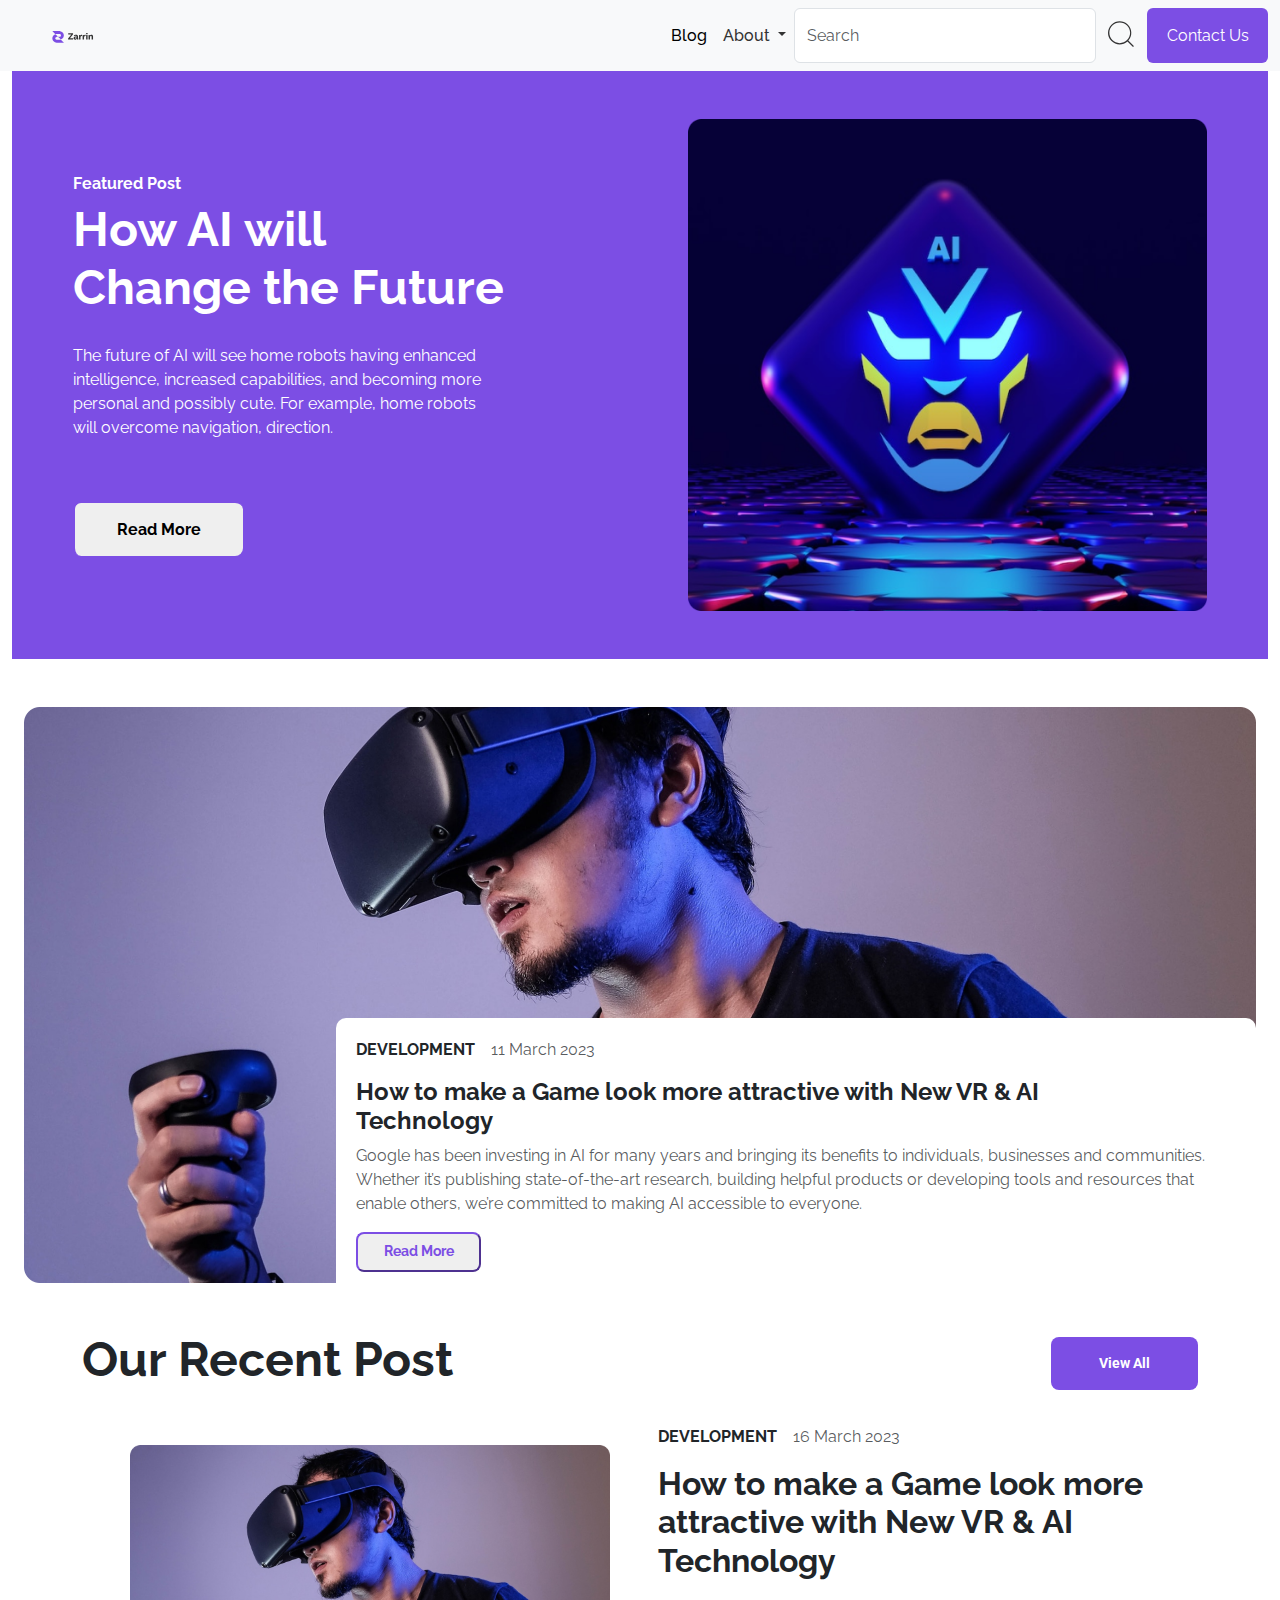
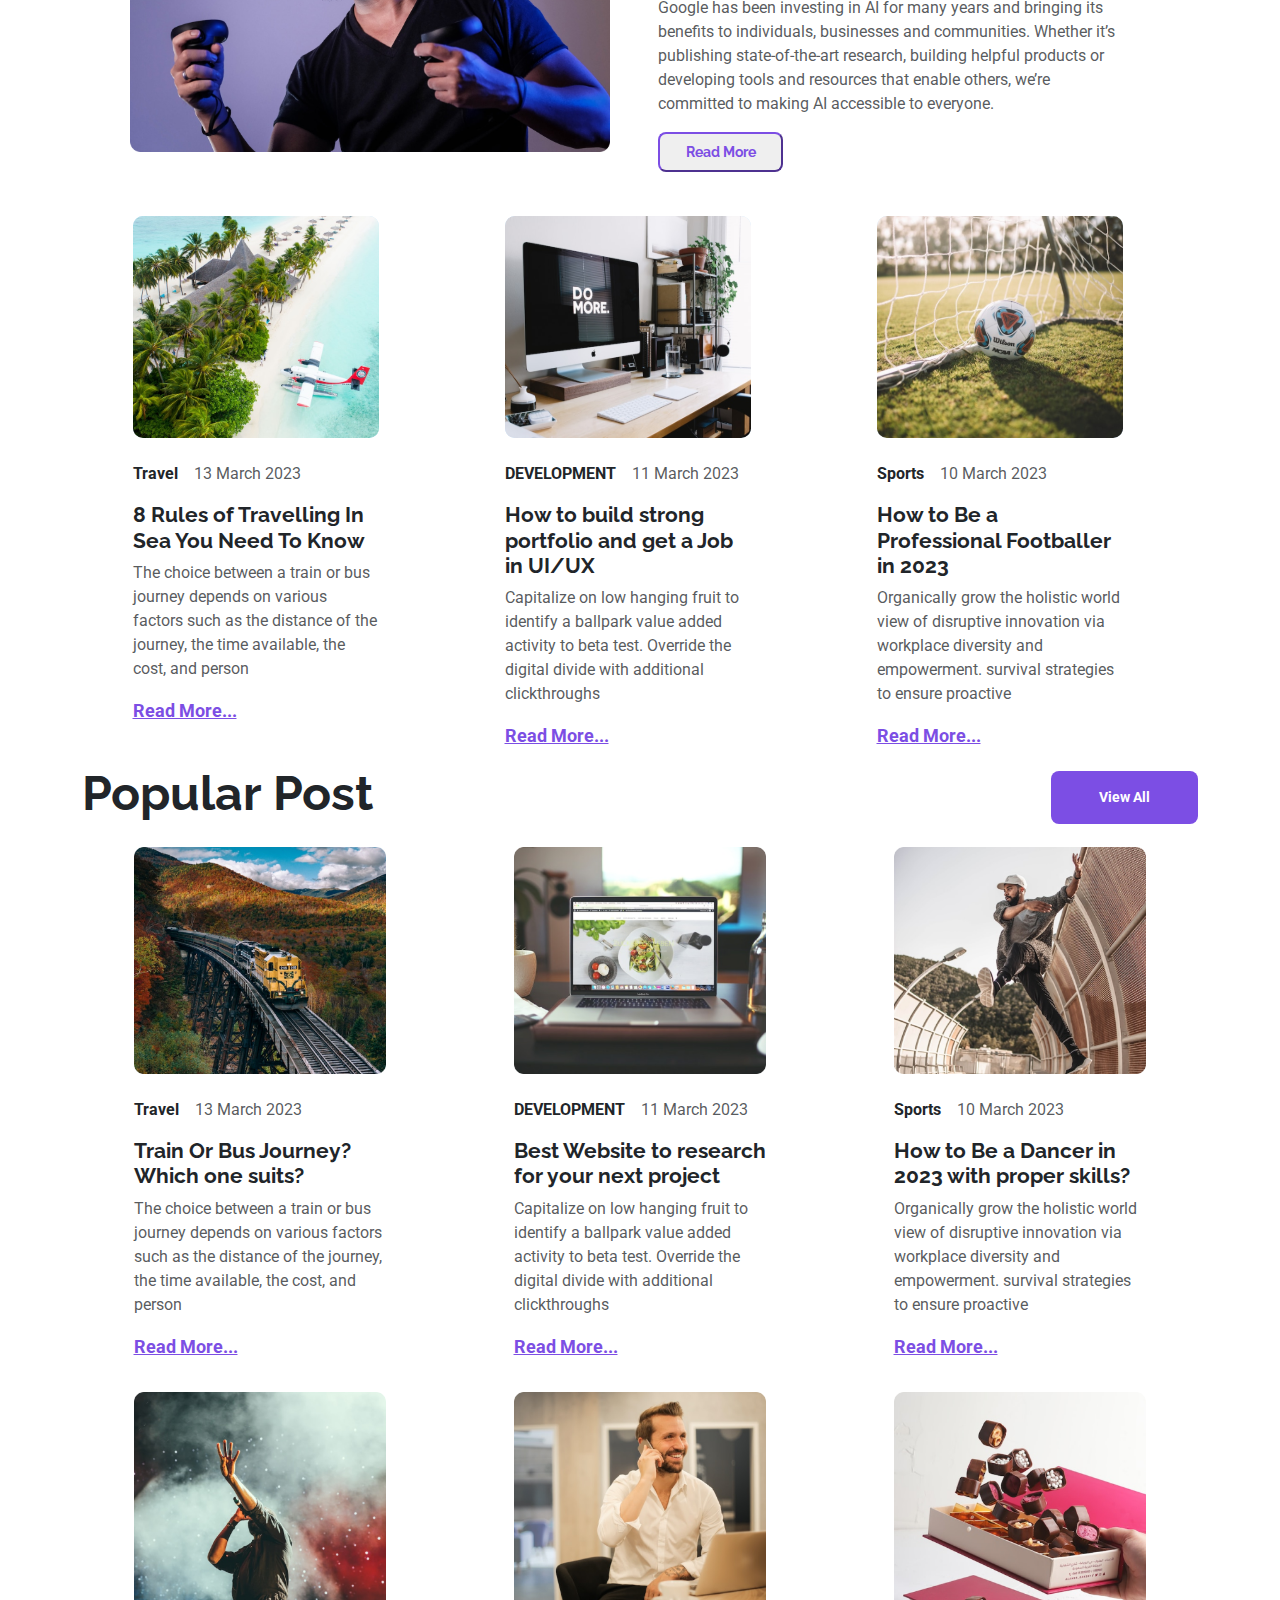
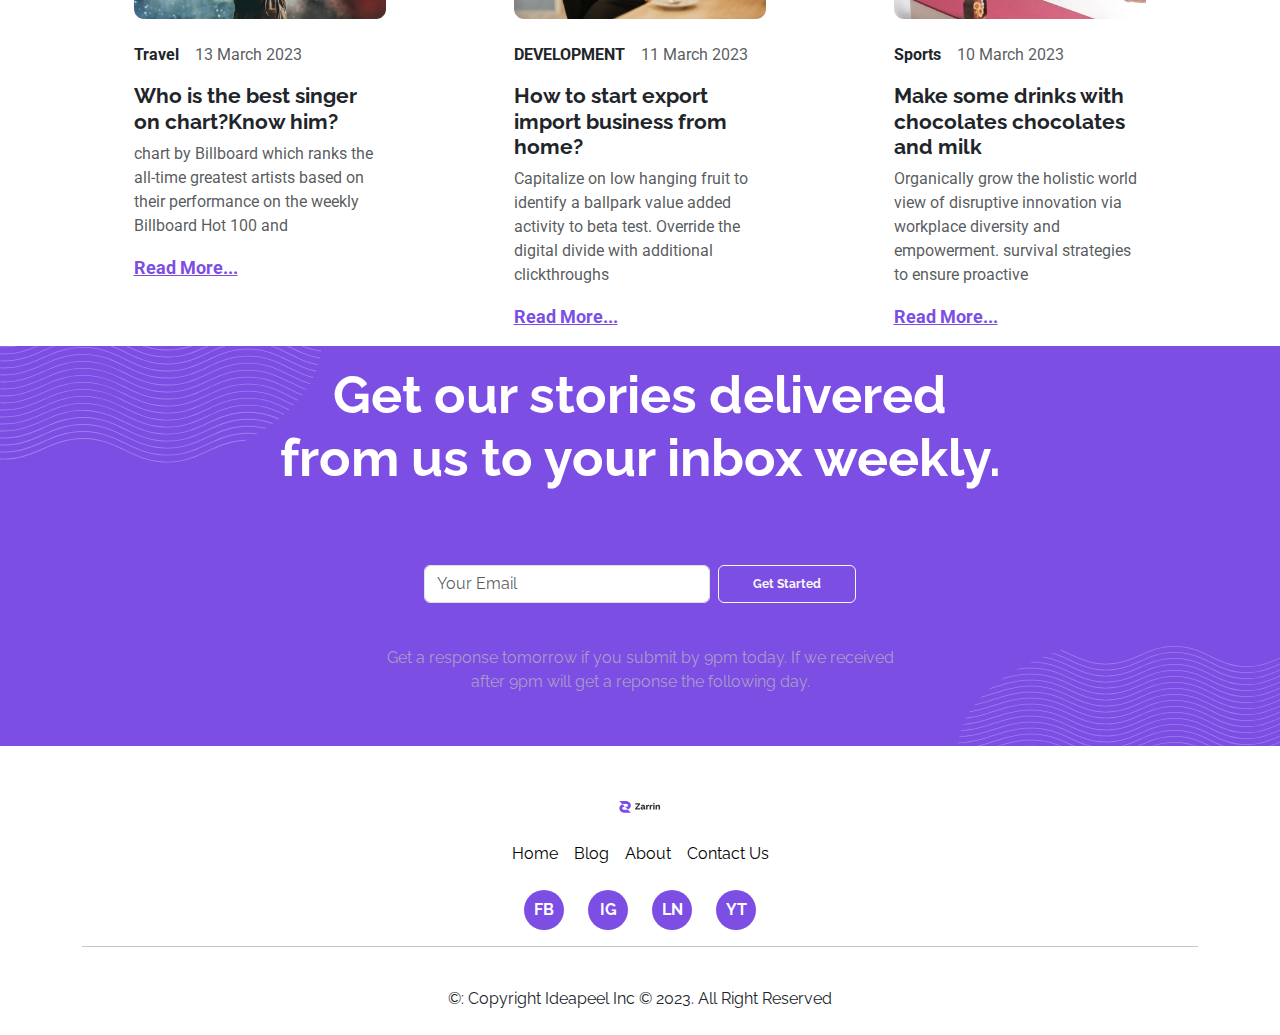
<file: index.html>
<!DOCTYPE html>
<html lang="en">
<head>
    <meta charset="UTF-8">
    <meta name="viewport" content="width=device-width, initial-scale=1.0">
    <title>Zarrin</title>
    <link href="https://cdn.jsdelivr.net/npm/bootstrap@5.3.3/dist/css/bootstrap.min.css" rel="stylesheet" integrity="sha384-QWTKZyjpPEjISv5WaRU9OFeRpok6YctnYmDr5pNlyT2bRjXh0JMhjY6hW+ALEwIH" crossorigin="anonymous">
    <link rel="stylesheet" href="style.css">
    <script src="https://cdn.jsdelivr.net/npm/bootstrap@5.3.3/dist/js/bootstrap.bundle.min.js" integrity="sha384-YvpcrYf0tY3lHB60NNkmXc5s9fDVZLESaAA55NDzOxhy9GkcIdslK1eN7N6jIeHz" crossorigin="anonymous"></script>    
</head>
<body>


    <nav class="navbar navbar-expand-sm bg-body-tertiary">
        <div class="container-fluid">
            <a class="navbar-brand" href="index.html">
                <img src="img/zarrinlogo.svg">
            </a>
            <button class="navbar-toggler" type="button" data-bs-toggle="collapse" data-bs-target="#navbarSupportedContent" aria-controls="navbarSupportedContent" aria-expanded="false" aria-label="Toggle navigation">
                <span class="navbar-toggler-icon"></span>
            </button>
            <div class="collapse navbar-collapse" id="navbarSupportedContent">
                <ul class="navbar-nav ms-auto mb-1 mb-lg-0">
                    <li class="nav-item">
                        <a class="nav-link active fw-medium" aria-current="page" href="blogs.html">Blog</a>
                    </li>
                    <li class="nav-item dropdown">
                        <a class="nav-link dropdown-toggle fw-medium" href="#" role="button" data-bs-toggle="dropdown" aria-expanded="false">About </a>
                        <ul class="dropdown-menu">
                            <li><a class="dropdown-item" href="index.html">Home</a></li>
                            <li><a class="dropdown-item" href="pagina_noticia.html">¡How to make a game atractive with IA!</a></li>
                            <li><a class="dropdown-item" href="blogs.html">Blog</a></li>
                        </ul>
                    </li>
                </ul>
                <form class="d-flex" role="search">
                    <input class="form-control" type="search" placeholder="Search" aria-label="Search">
                    <img src="img/search-minus.svg"/>
                    <button class="btn btn-outline-withe" type="submit">Contact Us</button>
                </form>
            </div>
        </div>
    </nav>

    <div class="container-fluid">
        <div class="container_apartado-hero d-flex justify-content-center align-items-center m-0">
            <div class="row align-items-center">
                <div class="col-12 col-md-6 fs-5 fs-sm-3 fs-lg-5 p-5">
                    <h1>Featured Post</h1>
                    <h2>How AI will <br>Change the Future</h2>
                    <p>The future of AI will see home robots having enhanced <br> intelligence, increased capabilities, and becoming more <br> personal and possibly cute. For example, home robots <br> will overcome navigation, direction.</p>
                    <button type="button p-2" class="btn_read_more_blanco">Read More</button>
                </div>
                <div class="col-12 col-md-6 text-center mb-4 mb-md-0 p-5">
                    <img src="img/AIPhoto.png" alt="Imagen de Robot" class="img-fluid">
                </div>
            </div>
        </div> 
    </div>

    <div class="container-fluid p-0 pt-5 d-none d-md-block">
        <div class="image-apartado-how-to">
          <img src="img/playerVR02.png" alt="Fondo" class="img-fluid">
            <div class="overlay-noticia-ia d-none d-md-block ">
                <div class="d-flex">
                    <p class="fw-bold">DEVELOPMENT</p>
                    <p class="fecha ms-3 text-muted">11 March 2023</p>
                </div>
                <h4>How to make a Game look more attractive with New VR & AI Technology</h4>
                <p class="text-muted">Google has been investing in AI for many years and bringing its benefits to individuals, businesses and communities. Whether it’s publishing state-of-the-art research, building helpful products or developing tools and resources that enable others, we’re committed to making AI accessible to everyone.</p>
                <button type="button" class="btn_read_more" onclick="location.href='pagina_noticia.html';">Read More</button>
            </div>
        </div>
    </div>
    
    <div class="container">
        <div class="row align-items-center mt-5">
            <div class="col-12 col-md-6 recent-post">
                <h3>Our Recent Post</h3>
            </div>
            <div class="apartado-boton-view-all col-12 col-md-6 text-md-end mt-2 mt-md-0">
                <button class="btn boton-view-all" onclick="location.href='blogs.html';" > View All</button>
            </div>
        </div>
    </div>

    <div class="container">
        <div class="container noticia-ai my-4 ps-4">
            <div class="row align-items-center">
                <div class="col-12 col-md-6 text-center mb-4 mb-md-0">
                    <div class="playerVR">
                        <img src="img/playerVR.png" alt="Player VR" class="img-fluid p-4">
                    </div>
                </div>
                <div class="col-12 col-md-6">
                    <div class="d-flex flex-wrap align-items-center">
                        <p class="categoria fw-bold mb-0">DEVELOPMENT</p>
                        <p class="fecha ms-3 text-muted mb-0">16 March 2023</p>
                    </div>
                    <div class="development">                    
                        <h4 class="mt-3">How to make a Game look more attractive with New VR & AI Technology</h4>
                        <p class="mt-3 text-muted">Google has been investing in AI for many years and bringing its<br> benefits to individuals, businesses and communities. Whether it’s <br> publishing state-of-the-art research, building helpful products or <br> developing tools and resources that enable others, we’re <br> committed to making AI accessible to everyone.</p>
                        <button type="button" class="btn_read_more" onclick="location.href='pagina_noticia.html';">Read More</button>
                    </div>
                </div>
            </div>
        </div>
    </div>
    
    <div class="container">
        <div class="seccion-noticias">
            <div class="row align-items-center">
                <section class="row justify-content-around">
                    <article class="col-10 col-md-10 col-lg-3 bg-white p-3">
                        <img src="img/AirPlane.svg" alt="Imagen de avion" class="img-fluid mb-4">
                        <div class="d-flex">
                            <p class="categoria fw-bold">Travel</p>
                            <p class="fecha ms-3 text-muted">13 March 2023</p>
                        </div>
                        <h6>8 Rules of Travelling In Sea You Need To Know</h6>
                        <p class="text-muted">The choice between a train or bus journey depends on various factors such as the distance of the journey, the time available, the cost, and person </p>
                        <a href="#">Read More...</a>
                    </article>

                    <article class="col-10 col-md-10 col-lg-3 bg-white p-3">
                        <img src="img/MacDO.svg" alt="Imagen de Mac" class="img-fluid mb-4">
                        <div class="d-flex">
                            <p class="categoria fw-bold">DEVELOPMENT</p>
                            <p class="fecha ms-3 text-muted">11 March 2023</p>
                        </div>
                        <h6>How to build strong portfolio and get a Job in UI/UX</h6>
                        <p class="text-muted">Capitalize on low hanging fruit to identify a ballpark value added activity to beta test. Override the digital divide with additional clickthroughs</p>
                        <a href="#">Read More...</a>
                    </article>

                    <article class="col-10 col-md-10 col-lg-3 bg-white p-3">
                        <img src="img/Football.svg" alt="Imagen de football" class="img-fluid mb-4">
                        <div class="d-flex">
                            <p class="categoria fw-bold">Sports</p>
                            <p class="fecha ms-3 text-muted">10 March 2023</p>
                        </div>
                        <h6>How to Be a Professional Footballer in 2023</h6>
                        <p class="text-muted">Organically grow the holistic world view of disruptive innovation via workplace diversity and empowerment. survival strategies to ensure proactive </p>
                        <a href="#">Read More...</a>
                    </article>
                </section>
            </div>    
        </div>
    </div>    
    
    <div class="container">
        <div class="row align-items-center">
            <div class="col-12 col-md-6 popular-post">
                <h3>Popular Post</h3>
            </div>
            <div class="apartado-boton-view-all col-12 col-md-6 text-md-end mt-2 mt-md-0">
                <button class="btn boton-view-all" onclick="location.href='blogs.html';" > View All</button>
            </div>
        </div>

     <div class="seccion-noticias">
    <section class="row justify-content-around">
      <article class="col-10 col-md-10 col-lg-3 bg-white p-3">
       <img src="img/Tren.jpg" alt="Imagen de tren" class="img-fluid mb-4">
       <div class="d-flex">
        <p class="categoria fw-bold">Travel</p>
        <p class="fecha ms-3 text-muted">13 March 2023</p>
    </div>
        <h6>Train Or Bus Journey?Which one suits?</h6>
         <p class="text-muted">The choice between a train or bus journey depends on various factors such as the distance of the journey, the time available, the cost, and person </p>
         <a href="#">Read More...</a>
      </article>
         <article class="col-10 col-md-10 col-lg-3 bg-white p-3">
          <img src="img/Computadora.png" alt="Imagen de computadora" class="img-fluid mb-4">
          <div class="d-flex">
            <p class="categoria fw-bold">DEVELOPMENT</p>
            <p class="fecha ms-3 text-muted">11 March 2023</p>
        </div>
           <h6>Best Website to research for your  next project</h6>
            <p class="text-muted">Capitalize on low hanging fruit to identify a ballpark value added activity to beta test. Override the digital divide with additional clickthroughs</p>
            <a href="#">Read More...</a>
         </article>
         <article class="col-10 col-md-10 col-lg-3 bg-white p-3">
          <img src="img/Hiphop.png" alt="Imagen de hiphop" class="img-fluid mb-4">
          <div class="d-flex">
            <p class="categoria fw-bold">Sports</p>
            <p class="fecha ms-3 text-muted">10 March 2023</p>
        </div>
           <h6>How to Be a Dancer in 2023 with proper skills?</h6>
            <p class="text-muted">Organically grow the holistic world view of disruptive innovation via workplace diversity and empowerment. survival strategies to ensure proactive </p>
            <a href="#">Read More...</a>
         </article>
         </section>
    <section class="row justify-content-around">
         <article class="col-10 col-md-10 col-lg-3 bg-white p-3">
          <img src="img/cantante.png" alt="Imagen de cantatante" class="img-fluid mb-4">
          <div class="d-flex">
            <p class="categoria fw-bold">Travel</p>
            <p class="fecha ms-3 text-muted">13 March 2023</p>
        </div>
           <h6>Who is the best singer on chart?Know him?</h6>
            <p class="text-muted">chart by Billboard which ranks the all-time greatest artists based on their performance on the weekly Billboard Hot 100 and  </p>
            <a href="#">Read More...</a>
         </article>
            <article class="col-10 col-md-10 col-lg-3 bg-white p-3">
             <img src="img/telefonohombre.png" alt="Imagen de un hombre al telefono" class="img-fluid mb-4">
             <div class="d-flex">
                <p class="categoria fw-bold">DEVELOPMENT</p>
                <p class="fecha ms-3 text-muted">11 March 2023</p>
            </div>
              <h6>How to start export import business from home?</h6>
               <p class="text-muted">Capitalize on low hanging fruit to identify a ballpark value added activity to beta test. Override the digital divide with additional clickthroughs </p>
               <a href="#">Read More...</a>
            </article>
            <article class="col-10 col-md-10 col-lg-3 bg-white p-3">
             <img src="img/chocolate.png" alt="Imagen de chocolate" class="img-fluid mb-4">
             <div class="d-flex">
                <p class="fw-bold">Sports</p>
                <p class="ms-3 text-muted">10 March 2023</p>
            </div>
              <h6>Make some drinks with chocolates chocolates and milk</h6>
               <p class="text-muted">Organically grow the holistic world view of disruptive innovation via workplace diversity and empowerment. survival strategies to ensure proactive </p>
               <a href="#">Read More...</a>
            </article>
           </section>
        </div>
    </div>

    <div class="container-fluid apartado-correo d-flex justify-content-center">
        <img src="img/Mask group.svg" class="imagen-footer-1 img-fluid">
        <img src="img/Mask group2.svg" class="imagen-footer-2 img-fluid">
        <div class="row justify-content-center text-center">
        <div class="col-12 col-md-12 footer-titulo text-center align-self-center">
            <h2>Get our stories delivered from us to your inbox weekly.</h2>
        </div>
        <nav class="navbar">
            <div class="container-fluid justify-content-center">
                <form action="#" method="post" class="d-flex justify-content-center mt-4 ">
                    <input type="email" class="form-control me-2" placeholder="Your Email" required>
                    <button type="submit" class="btn btn-outline-light boton-submmit-footer">Get Started</button>
                </form>
            </div>
          </nav>
            <p class="mt-3">Get a response tomorrow if you submit by 9pm today. If we received after 9pm will get a reponse the following day.</p>
        </div>
    </div>

    <div class="container">
        <div class="text-center mt-5 mb-4 align-items-center">
        <img src="img/zarrinlogo.svg" alt="">
    </div>
    <div class="container">
        <div class="d-flex flex-wrap justify-content-center mt-3 gap-3 footer-anclas">
            <a href="index.html" class="nav-link active">Home</a>
            <a href="blogs.html" class="nav-link">Blog</a>
            <a href="#" class="nav-link">About</a>
            <a href="#" class="nav-link">Contact Us</a>
        </div>
        <div class="d-flex flex-wrap mt-4 gap-3 justify-content-center social-media-iconos-footer">
            <a href="#" class="bg-facebook mx-1">
                FB
            </a> 
            <a href="#" class="bg-instagram mx-1">
                IG
            </a>
            <a href="#" class="bg-ln mx-1">
                LN
            </a>
            <a href="#" class="bg-youtube mx-1">
                YT
            </a>
        </div>
    </div>
    <hr class="linea-divisoria">
 <footer class="bg-purple text-center p-4">
    &#169: Copyright Ideapeel Inc © 2023. All Right Reserved
 </footer>
 </div>
</body>
</html>
</file>
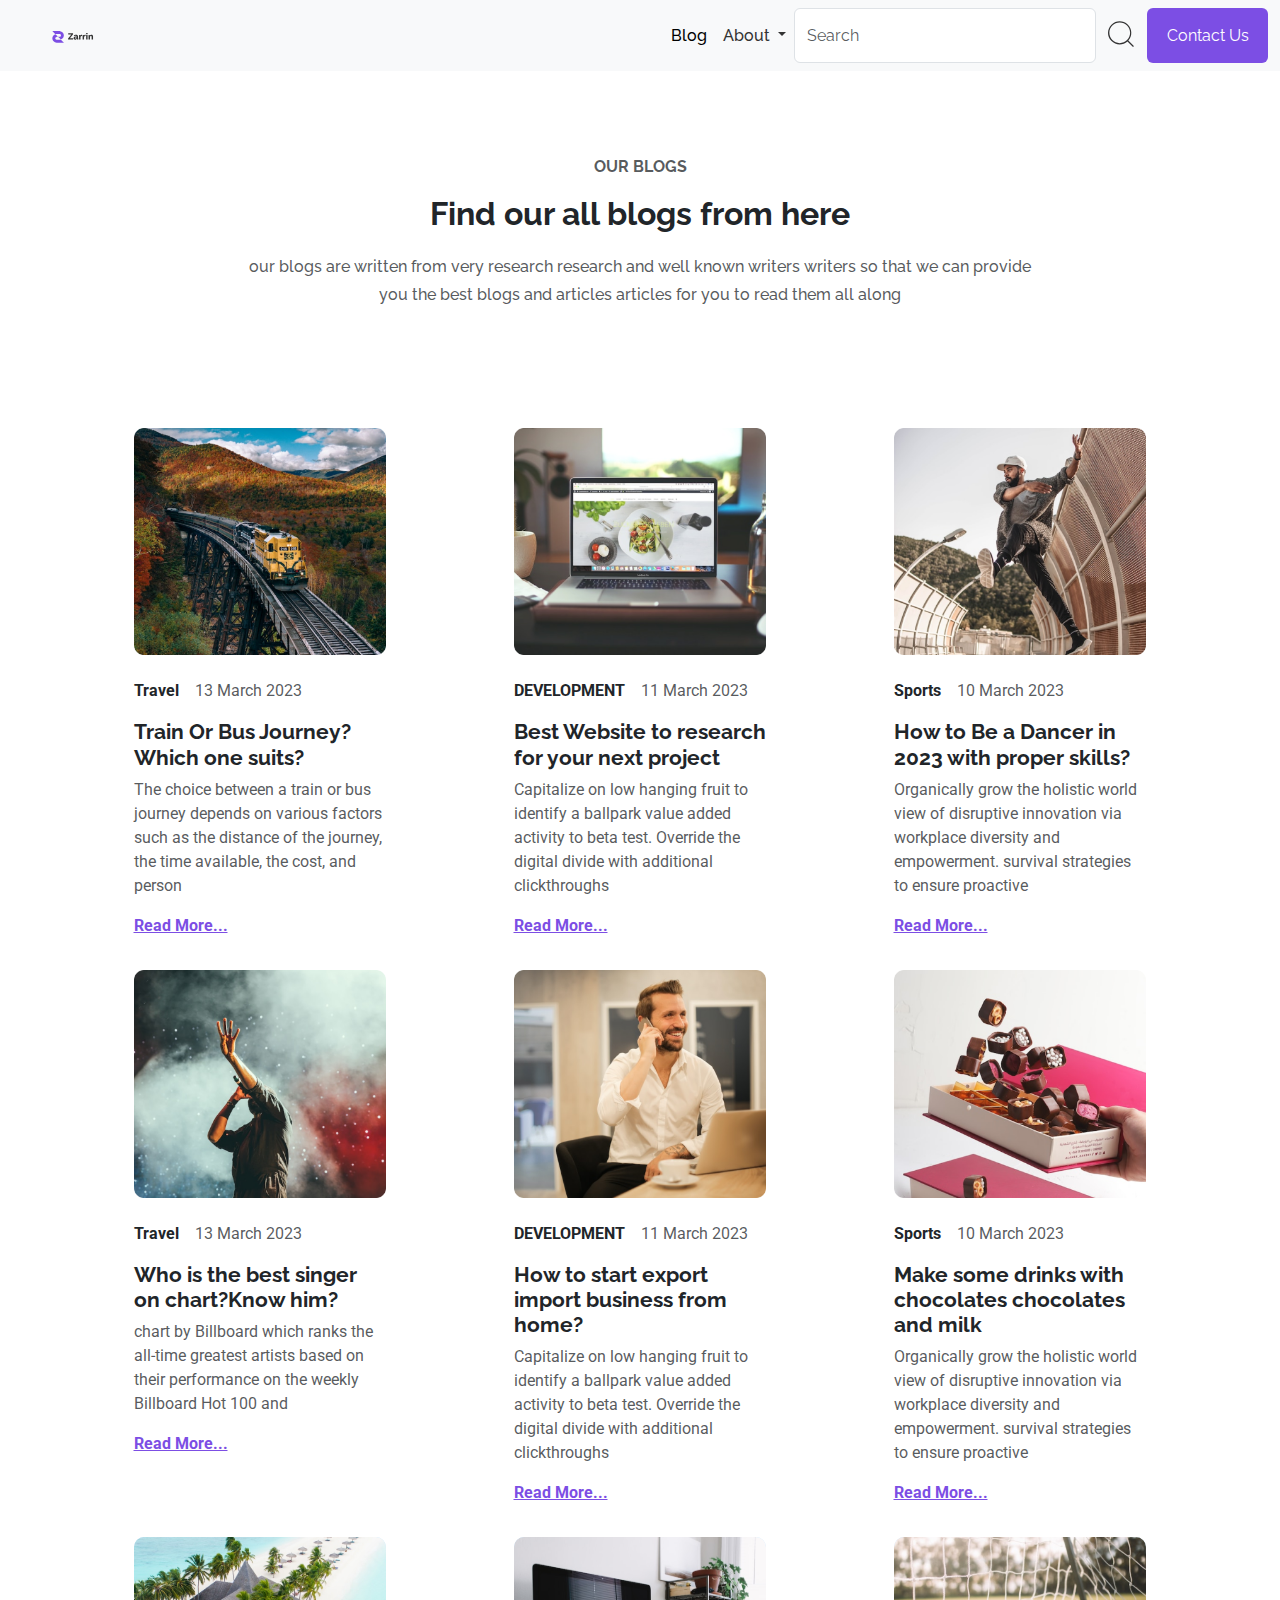
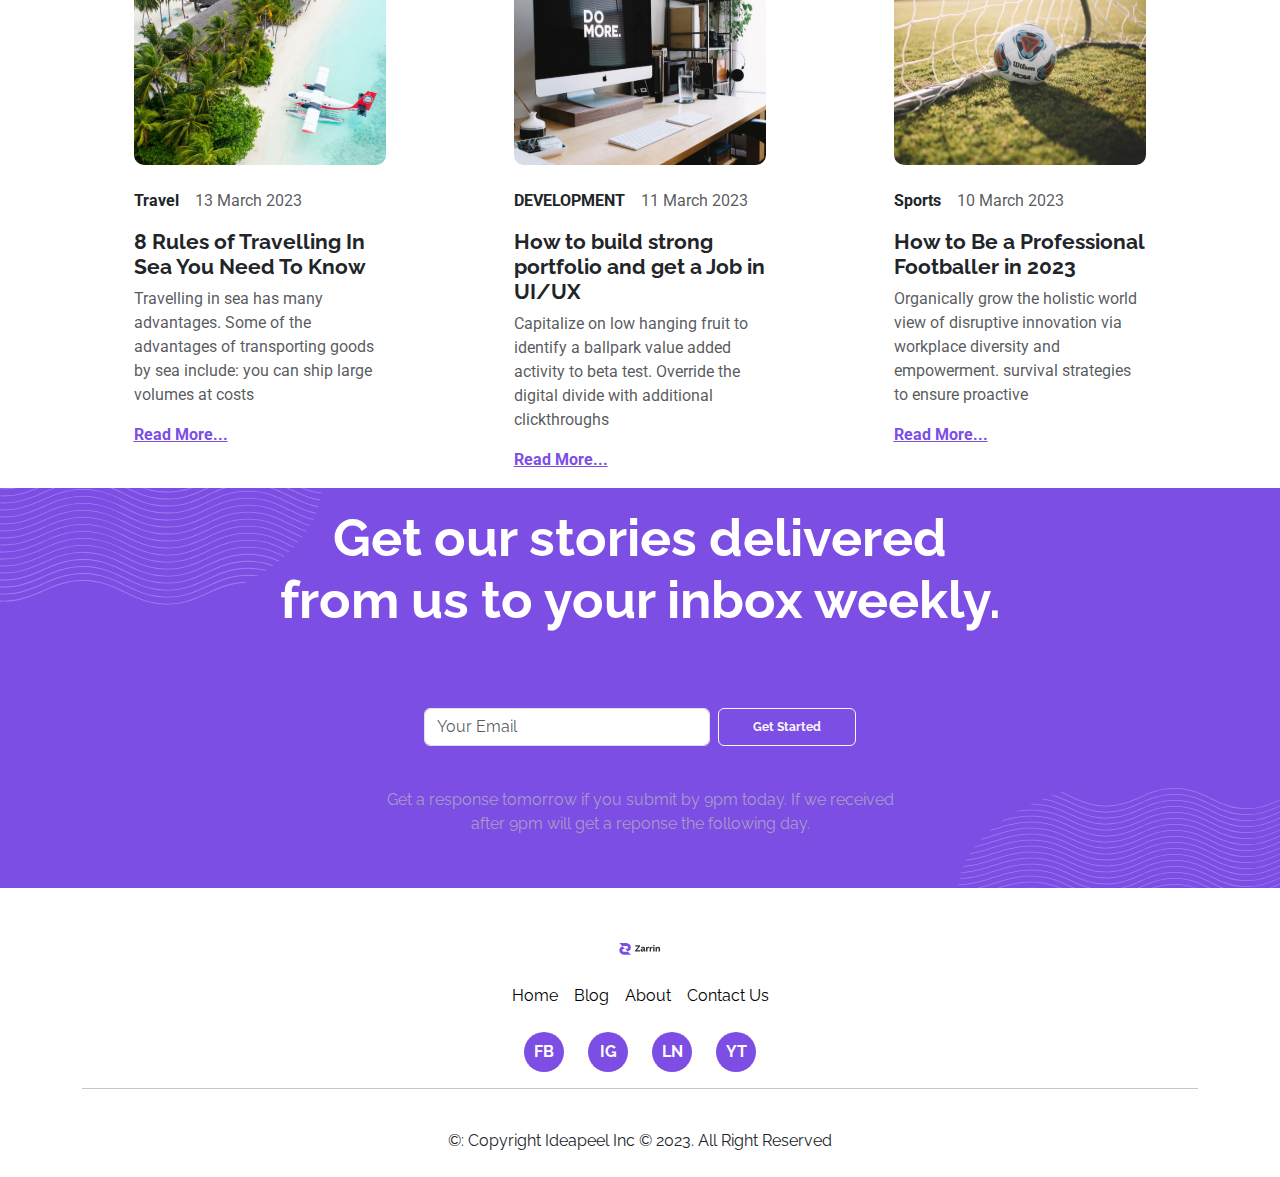
<file: blogs.html>
<!DOCTYPE html>
<html lang="en">
<head>
    <meta charset="UTF-8">
    <meta name="viewport" content="width=device-width, initial-scale=1.0">
    <title>Zarrin</title>
    <link rel="stylesheet" href="https://cdn.jsdelivr.net/npm/bootstrap@5.3.3/dist/css/bootstrap.min.css">
    <link rel="stylesheet" href="style.css">
    <script src="https://cdn.jsdelivr.net/npm/bootstrap@5.3.3/dist/js/bootstrap.bundle.min.js" integrity="sha384-YvpcrYf0tY3lHB60NNkmXc5s9fDVZLESaAA55NDzOxhy9GkcIdslK1eN7N6jIeHz" crossorigin="anonymous"></script>
</head>
<body>

    <!-- Navbar -->
    <nav class="navbar navbar-expand-sm bg-body-tertiary">
        <div class="container-fluid">
            <a class="navbar-brand" href="index.html">
                <img src="img/zarrinlogo.svg">
            </a>
            <button class="navbar-toggler" type="button" data-bs-toggle="collapse" data-bs-target="#navbarSupportedContent" aria-controls="navbarSupportedContent" aria-expanded="false" aria-label="Toggle navigation">
                <span class="navbar-toggler-icon"></span>
            </button>
            <div class="collapse navbar-collapse" id="navbarSupportedContent">
                <ul class="navbar-nav ms-auto mb-1 mb-lg-0">
                    <li class="nav-item">
                        <a class="nav-link active fw-medium" aria-current="page" href="blogs.html">Blog</a>
                    </li>
                    <li class="nav-item dropdown">
                        <a class="nav-link dropdown-toggle fw-medium" href="#" role="button" data-bs-toggle="dropdown" aria-expanded="false">About </a>
                        <ul class="dropdown-menu">
                            <li><a class="dropdown-item" href="index.html">Home</a></li>
                            <li><a class="dropdown-item" href="pagina_noticia.html">¡How to make a game atractive with IA!</a></li>
                            <li><a class="dropdown-item" href="blogs.html">Blog</a></li>
                        </ul>
                    </li>
                </ul>
                <form class="d-flex" role="search">
                    <input class="form-control" type="search" placeholder="Search" aria-label="Search">
                    <img src="img/search-minus.svg"/>
                    <button class="btn btn-outline-withe" type="submit">Contact Us</button>
                </form>
            </div>
        </div>
    </nav>
    <!-- Titulo y comienzo -->
    <div class="container">
        <div class="row align-items-center">
            <div class=" blogs">
                <p class="d-flex justify-content-center fw-bold text-muted" >OUR BLOGS</p>
                <h2  class="d-flex justify-content-center pb-3" ><strong>Find our all blogs from here</strong></h2>
                <h6  class="d-flex justify-content-center text-muted" >our blogs are written from very research research and well known writers writers so that  we can provide </h6>
                <h6 class="d-flex justify-content-center text-muted pb-3"> you the best blogs and articles articles for you to read them all along</h6>
            </div>
        </div>
    <!-- Blog Tren -->
     <div class="seccion-blog">
    <section class="row justify-content-around">
      <article class="col-10 col-md-10 col-lg-3 bg-white p-3">
       <img src="img/Tren.jpg" alt="Imagen de Tren" class="img-fluid mb-4">
       <div class="d-flex">
        <p class="categoria fw-bold">Travel</p>
        <p class="fecha ms-3 text-muted">13 March 2023</p>
    </div>
        <h6>Train Or Bus Journey?Which one suits?</h6>
         <p class="text-muted">The choice between a train or bus journey depends on various factors such as the distance of the journey, the time available, the cost, and person </p>
         <a href="#">Read More...</a>
      </article>
         <!-- Blog Computadora saludable -->
         <article class="col-10 col-md-10 col-lg-3 bg-white p-3">
          <img src="img/Computadora.png" alt="Imagen de Ensalada" class="img-fluid mb-4">
          <div class="d-flex">
            <p class="categoria fw-bold">DEVELOPMENT</p>
            <p class="fecha ms-3 text-muted">11 March 2023</p>
        </div>
           <h6>Best Website to research for your  next project</h6>
            <p class="text-muted">Capitalize on low hanging fruit to identify a ballpark value added activity to beta test. Override the digital divide with additional clickthroughs </p>
            <a href="#">Read More...</a>
         </article>
            <!-- Blog hiphop -->
         <article class="col-10 col-md-10 col-lg-3 bg-white p-3">
          <img src="img/Hiphop.png" alt="Imagen de hiphop" class="img-fluid mb-4">
          <div class="d-flex">
            <p class="categoria fw-bold">Sports</p>
            <p class="fecha ms-3 text-muted">10 March 2023</p>
        </div>
           <h6>How to Be a Dancer in 2023 with proper skills?</h6>
            <p class="text-muted">Organically grow the holistic world view of disruptive innovation via workplace diversity and empowerment. survival strategies to ensure proactive  </p>
            <a href="#">Read More...</a>
         </article>
         </section>
            <!-- Blog cantante -->
    <section class="row justify-content-around">
         <article class="col-10 col-md-10 col-lg-3 bg-white p-3">
          <img src="img/cantante.png" alt="Imagen de Cantante" class="img-fluid mb-4">
          <div class="d-flex">
            <p class="categoria fw-bold">Travel</p>
            <p class="fecha ms-3 text-muted">13 March 2023</p>
        </div>
           <h6>Who is the best singer on chart?Know him?</h6>
            <p class="text-muted">chart by Billboard which ranks the all-time greatest artists based on their performance on the weekly Billboard Hot 100 and   </p>
            <a href="#">Read More...</a>
         </article>
            <!-- Blog telefono -->
            <article class="col-10 col-md-10 col-lg-3 bg-white p-3">
             <img src="img/telefonohombre.png" alt="Imagen de Hombre con Telefono" class="img-fluid mb-4">
             <div class="d-flex">
                <p class="categoria fw-bold">DEVELOPMENT</p>
                <p class="fecha ms-3 text-muted">11 March 2023</p>
            </div>
              <h6>How to start export import business from home?</h6>
               <p class="text-muted">Capitalize on low hanging fruit to identify a ballpark value added activity to beta test. Override the digital divide with additional clickthroughs </p>
               <a href="#">Read More...</a>
            </article>
               <!-- Blog chocolates -->
            <article class="col-10 col-md-10 col-lg-3 bg-white p-3">
             <img src="img/chocolate.png" alt="Imagen de Chocolates" class="img-fluid mb-4">
             <div class="d-flex">
                <p class="fw-bold">Sports</p>
                <p class="ms-3 text-muted">10 March 2023</p>
            </div>
              <h6>Make some drinks with chocolates chocolates and milk</h6>
               <p class="text-muted">Organically grow the holistic world view of disruptive innovation via workplace diversity and empowerment. survival strategies to ensure proactive </p>
               <a href="#">Read More...</a>
            </article>
           </section>
           <!-- Blog Viaje -->
           <section class="row justify-content-around">
             <article class="col-10 col-md-10 col-lg-3 bg-white p-3">
              <img src="img/AirPlane.svg" alt="Imagen de Avion" class="img-fluid mb-4">
              <div class="d-flex">
                <p class="categoria fw-bold">Travel</p>
                <p class="fecha ms-3 text-muted">13 March 2023</p>
            </div>
               <h6>8 Rules of Travelling In Sea You Need To Know</h6>
                <p class="text-muted">Travelling in sea has many advantages. Some of the advantages of transporting goods by sea include: you can ship large volumes at costs  </p>
                <a href="#">Read More...</a>
             </article>
                <!-- Blog Do more -->
                <article class="col-10 col-md-10 col-lg-3 bg-white p-3">
                 <img src="img/MacDO.svg" alt="Do more" class="img-fluid mb-4">
                 <div class="d-flex">
                    <p class="categoria fw-bold">DEVELOPMENT</p>
                    <p class="fecha ms-3 text-muted">11 March 2023</p>
                </div>
                  <h6>How to build strong portfolio and get a Job in UI/UX</h6>
                   <p class="text-muted">Capitalize on low hanging fruit to identify a ballpark value added activity to beta test. Override the digital divide with additional clickthroughs </p>
                   <a href="#">Read More...</a>
                </article>
                   <!-- Blog football -->
                <article class="col-10 col-md-10 col-lg-3 bg-white p-3">
                 <img src="img/Football.svg" alt="Imagen de Balon" class="img-fluid mb-4">
                 <div class="d-flex">
                    <p class="fw-bold">Sports</p>
                    <p class="ms-3 text-muted">10 March 2023</p>
                </div>
                  <h6>How to Be a Professional Footballer in 2023</h6>
                   <p class="text-muted">Organically grow the holistic world view of disruptive innovation via workplace diversity and empowerment. survival strategies to ensure proactive </p>
                   <a href="#">Read More...</a>
                </article>
               </section>
           
        </div>
    </div>

    <!-- AQUI EMPIEZA TODO EL FOOTER -->
    <!-- Correo Electronico -->
        <div class="container-fluid apartado-correo d-flex justify-content-center">
            <!-- Imagenes -->
            <img src="img/Mask group.svg" alt="" class="imagen-footer-1 img-fluid">
            <img src="img/Mask group2.svg" alt="" class="imagen-footer-2 img-fluid">
            <!-- Titulo de footer -->
            <div class="row justify-content-center text-center">
            <div class="col-12 col-md-12 footer-titulo text-center align-self-center">
                <h2>Get our stories delivered from us to your inbox weekly.</h2>
            </div>
            <!-- Navbar -->
            <nav class="navbar">
                <div class="container-fluid justify-content-center">
                    <form action="#" method="post" class="d-flex justify-content-center mt-4">
                        <input type="email" class="form-control me-2" placeholder="Your Email" required>
                        <button type="submit" class="btn btn-outline-light boton-submmit-footer">Get Started</button>
                    </form>
                </div>
              </nav>
              <p class="mt-3">Get a response tomorrow if you submit by 9pm today. If we received after 9pm will get a reponse the following day.</p>
            </div>
        </div>

        <!-- Zarrin Redes sociales y demas -->

        <div class="container">
            <div class="text-center mt-5 mb-4 align-items-center">
            <img src="img/zarrinlogo.svg" alt="">
        </div>
        <div class="container">
            <!-- Menú de navegación -->
            <div class="d-flex flex-wrap justify-content-center mt-3 gap-3 footer-anclas">
                <a href="index.html" class="nav-link active">Home</a>
                <a href="blogs.html" class="nav-link">Blog</a>
                <a href="#" class="nav-link">About</a>
                <a href="#" class="nav-link">Contact Us</a>
            </div>
        
            <!-- Iconos de redes sociales -->
            <div class="d-flex flex-wrap mt-4 gap-3 justify-content-center social-media-iconos-footer">
                <a href="#" class="bg-facebook mx-1">
                    FB
                </a> 
                <a href="#" class="bg-instagram mx-1">
                    IG
                </a>
                <a href="#" class="bg-ln mx-1">
                    LN
                </a>
                <a href="#" class="bg-youtube mx-1">
                    YT
                </a>
            </div>
        </div>
        <hr class="linea-divisoria">
     <footer class="bg-purple text-center p-4">
        &#169: Copyright Ideapeel Inc © 2023. All Right Reserved
     </footer>
     </div>
</body>
</html>
</file>
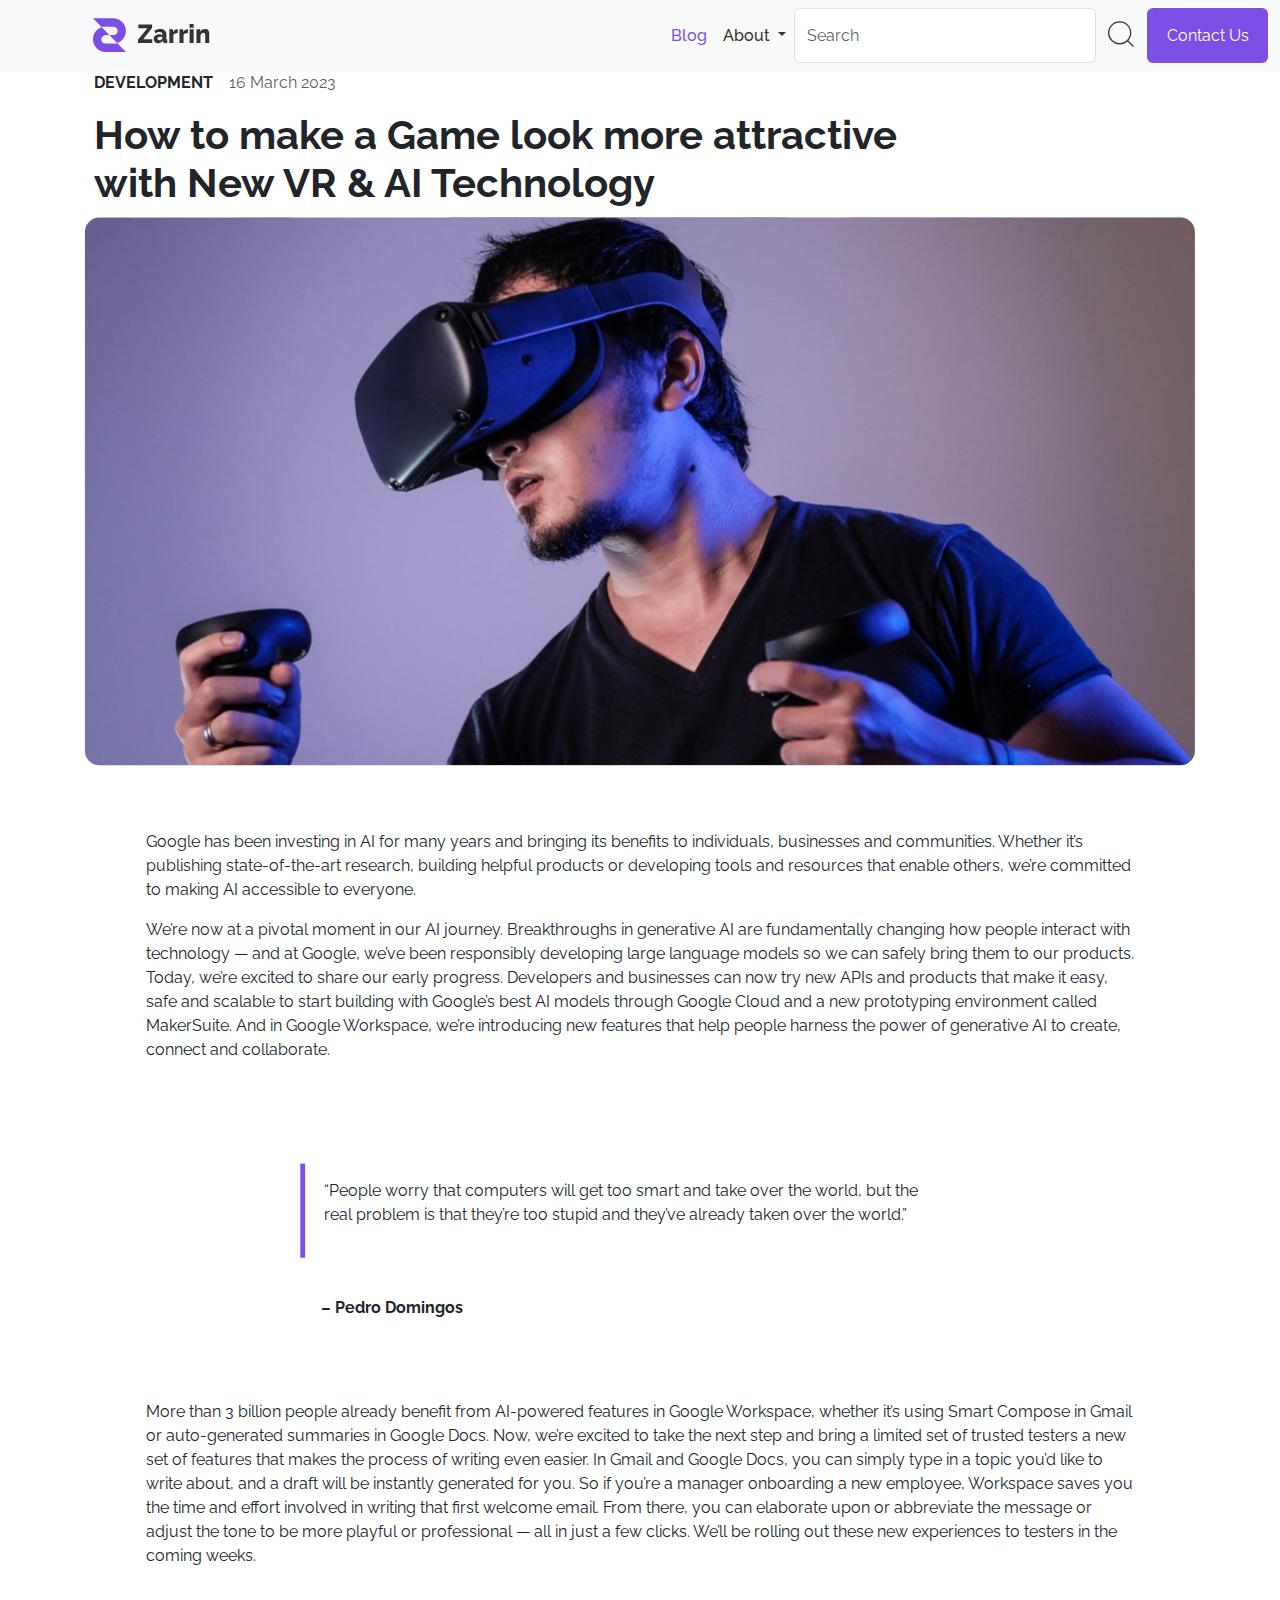
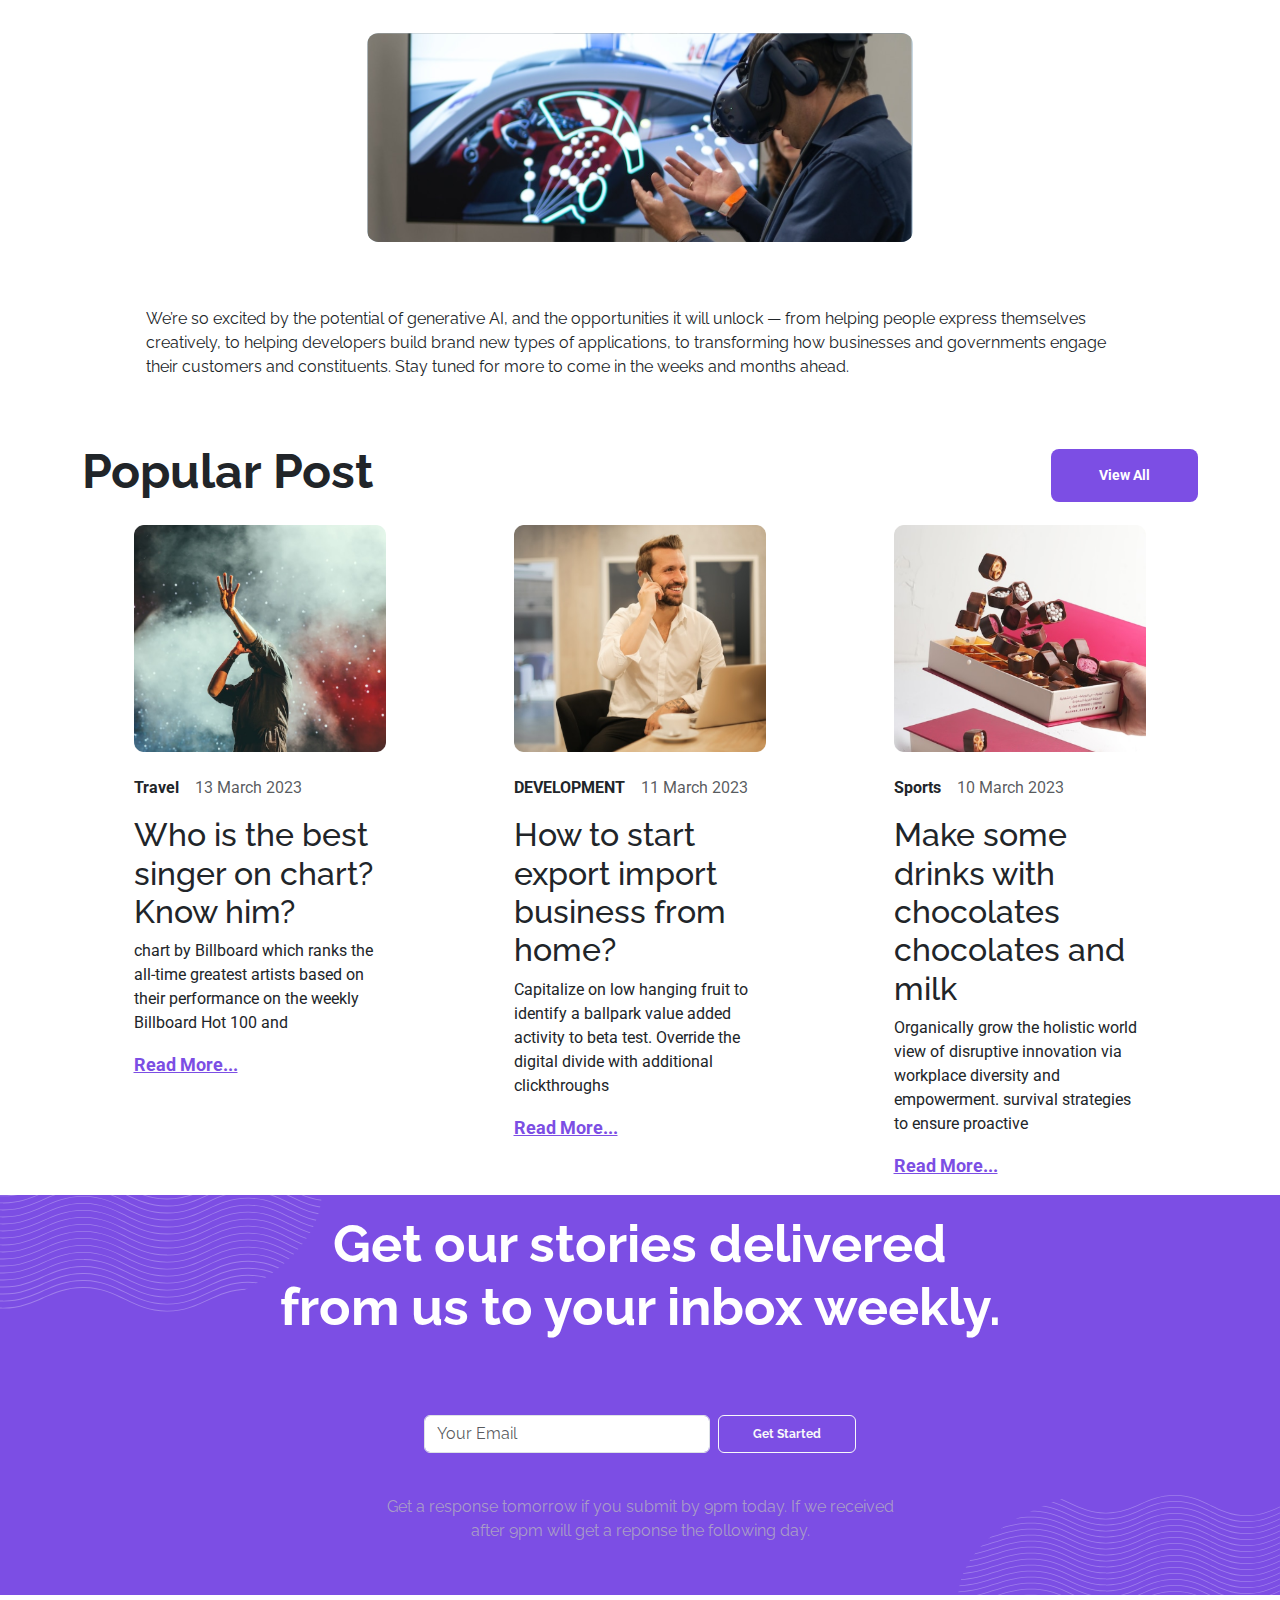
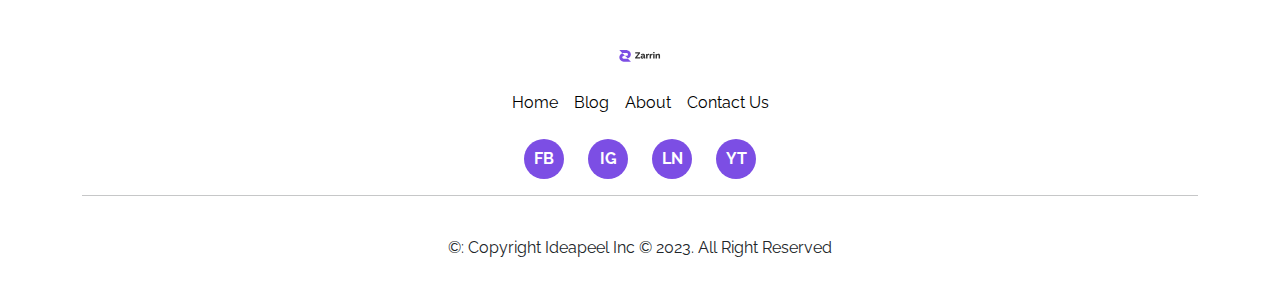
<file: How_To_Attractive_Game.html>
<!DOCTYPE html>
<html lang="es">
<head>
    <meta charset="UTF-8">
    <meta name="viewport" content="width=device-width, initial-scale=1.0">
    <title>Zarrin</title>
    <link href="https://cdn.jsdelivr.net/npm/bootstrap@5.3.3/dist/css/bootstrap.min.css" 
    rel="stylesheet" integrity="sha384-QWTKZyjpPEjISv5WaRU9OFeRpok6YctnYmDr5pNlyT2bRjXh0JMhjY6hW+ALEwIH" 
    crossorigin="anonymous">
    <link rel="stylesheet" href="style.css">
</head>
<body>
<!-- Navbar -->
    <nav class="navbar navbar-expand-sm bg-body-tertiary">
        <div class="container-fluid">
            <a class="navbar-brand" href="#">
                <img src="img/Zarrin.svg" width="120" style="margin-left: 40px;"/>
            </a>
            <button class="navbar-toggler" type="button" data-bs-toggle="collapse" data-bs-target="#navbarSupportedContent" aria-controls="navbarSupportedContent" aria-expanded="false" aria-label="Toggle navigation">
                <span class="navbar-toggler-icon"></span>
            </button>
            <div class="collapse navbar-collapse" id="navbarSupportedContent">
                <ul class="navbar-nav ms-auto mb-1 mb-lg-0">
                <li class="nav-item">
                    <a class="nav-link active fw-medium" aria-current="page" href="#" style="color: #7C4EE4;">Blog</a>
                </li>
                <li class="nav-item dropdown">
                    <a class="nav-link dropdown-toggle fw-medium" href="#" role="button" data-bs-toggle="dropdown" aria-expanded="false" style="color: #333333;">
                    About
                    </a>
                    <ul class="dropdown-menu">
                        <li><a class="dropdown-item" href="#">Action</a></li>
                        <li><a class="dropdown-item" href="#">Another action</a></li>
                        <li><hr class="dropdown-divider"></li>
                        <li><a class="dropdown-item" href="#">Something else here</a></li>
                    </ul>
                </li>
                </ul>
                <form class="d-flex" role="search">
                    <input class="form-control" type="search" placeholder="Search" aria-label="Search">
                    <img style="width: 70px; padding: 10px;" src="img/search-minus.svg"/>
                    <button class="btn btn-outline-withe" type="submit" style="width: 180px; height: 55px; background-color: #7C4EE4; color: #ffff;">Contact Us</button>
                </form>
            </div>
        </div>
    </nav>
<!-- Contenido -->
    <!-- Fecha -->
    <div class="container-fluid">
        <div class="container">
            <div class="container row">
                <div class="d-flex">
                    <p class="categoria fw-bold">DEVELOPMENT</p>
                    <p class="fecha ms-3 text-muted">16 March 2023</p>
                </div>
    <!-- Titulo -->
                <div>
                    <h1 style="font-weight: 700;">How to make a Game look more attractive<br>with New VR & AI Technology</h1>
                </div>
            </div>
    <!-- Imagen de encabezado -->
            <div>
                <img src="img/Image Placeholder.svg" class="d-block w-100"/>
            </div>
    <!-- contenido -->
            <div class="container p-3">
                <div class="container mt-5 mb-5 ps-5 pe-5">
                    <p>Google has been investing in AI for many years and bringing its benefits to individuals, businesses and communities. Whether it’s publishing state-of-the-art research, building helpful products or developing tools and resources that enable others, we’re committed to making AI accessible to everyone.</p>
                    <p>We’re now at a pivotal moment in our AI journey. Breakthroughs in generative AI are fundamentally changing how people interact with technology — and at Google, we’ve been responsibly developing large language models so we can safely bring them to our products. Today, we’re excited to share our early progress. Developers and businesses can now try new APIs and products that make it easy, safe and scalable to start building with Google’s best AI models through Google Cloud and a new prototyping environment called MakerSuite. And in Google Workspace, we’re introducing new features that help people harness the power of generative AI to create, connect and collaborate.</p>
                </div>
            </div>
            <div class="container" style="padding-left: 15%;">
                <div class="col">
                    <div class="hstack gap-3">
                        <div class="ps-5">
                            <img src="img/Quotes.svg" width="10.32" height="170"/>
                        </div>
                        <div class="">
                            <p>“People worry that computers will get too smart and take over the world, 
                                but the<br>real problem is that they’re too stupid and they’ve already taken over the world.”</p>
                        </div>
                    </div>
                    <p class="categoria fw-bold ps-5 ms-4">– Pedro Domingos</p>
                </div>
            </div>
            <div class="container p-3">
                <div class="container mt-5 mb-5 ps-5 pe-5">
                    <p>More than 3 billion people already benefit from AI-powered features in Google Workspace, 
                    whether it’s using Smart Compose in Gmail or auto-generated summaries in Google Docs. Now, 
                    we’re excited to take the next step and bring a limited set of trusted testers a new set of features that makes the process of writing even easier. 
                    In Gmail and Google Docs, you can simply type in a topic you’d like to write about, 
                    and a draft will be instantly generated for you. So if you’re a manager onboarding a new employee, 
                    Workspace saves you the time and effort involved in writing that first welcome email. 
                    From there, you can elaborate upon or abbreviate the message or adjust the tone to be more playful or professional 
                    — all in just a few clicks. We’ll be rolling out these new experiences to testers in the coming weeks.</p>
                </div>
            </div>
            <div class="container">
                <img src="img/Image.svg" class="Example d-block w-75"/>
            </div>
            <div class="container p-3">
                <div class="container mt-5 mb-5 ps-5 pe-5">
                    <p>We’re so excited by the potential of generative AI, and the opportunities it will unlock 
                    — from helping people express themselves creatively, to helping developers build brand new types of applications, 
                    to transforming how businesses and governments engage their customers and constituents. 
                    Stay tuned for more to come in the weeks and months ahead.</p>
                </div>
            </div>
        </div>
    </div>
<!-- Titulo y Boton -->
        <div class="container">
        <div class="row align-items-center">
        <div class="col-12 col-md-6 popular-post">
            <h3>Popular Post</h3>
        </div>
        <div class="col-12 col-md-6 text-md-end mt-2 mt-md-0">
            <button class="btn boton-view-all"> View All</button>
        </div>
        </div>
<!-- Noticias -->
    <!-- Noticias -->
    <div class="seccion-noticias">
    <section class="row justify-content-around">
        <!-- Tarjetas o Cuadritos -->
        <article class="col-10 col-md-10 col-lg-3 bg-white p-3">
         <!-- Images -->
          <img src="img/cantante.png" alt="Imagen de tren" class="img-fluid mb-4">
          <!-- Fecha -->
          <div class="d-flex">
            <p class="categoria fw-bold">Travel</p>
            <p class="fecha ms-3 text-muted">13 March 2023</p>
        </div>
          <!-- Titulo de noticia -->
           <h2>Who is the best singer on chart?Know him?</h2>
           <!-- Descripcion -->
            <p>chart by Billboard which ranks the all-time greatest artists based on their performance on the weekly Billboard Hot 100 and  </p>
           <!-- Read More -->
            <a href="#">Read More...</a>
         </article>
   
            <!-- Noticias -->
   
           <!-- Tarjetas o Cuadritos -->
            <article class="col-10 col-md-10 col-lg-3 bg-white p-3">
            <!-- Images -->
             <img src="img/telefonohombre.png" alt="Imagen de tren" class="img-fluid mb-4">
             <!-- Fecha -->
             <div class="d-flex">
                <p class="categoria fw-bold">DEVELOPMENT</p>
                <p class="fecha ms-3 text-muted">11 March 2023</p>
            </div>
             <!-- Titulo de noticia -->
              <h2>How to start export import business from home?</h2>
              <!-- Descripcion -->
               <p>Capitalize on low hanging fruit to identify a ballpark value added activity to beta test. Override the digital divide with additional clickthroughs </p>
              <!-- Read More -->
               <a href="#">Read More...</a>
            </article>
   
               <!-- Noticias -->
   
           <!-- Tarjetas o Cuadritos -->
            <article class="col-10 col-md-10 col-lg-3 bg-white p-3">
            <!-- Images -->
             <img src="img/chocolate.png" alt="Imagen de tren" class="img-fluid mb-4">
             <!-- Fecha -->
             <div class="d-flex">
                <p class="fw-bold">Sports</p>
                <p class="ms-3 text-muted">10 March 2023</p>
            </div>
             <!-- Titulo de noticia -->
              <h2>Make some drinks with chocolates chocolates and milk</h2>
              <!-- Descripcion -->
               <p>Organically grow the holistic world view of disruptive innovation via workplace diversity and empowerment. survival strategies to ensure proactive </p>
              <!-- Read More -->
               <a href="#">Read More...</a>
            </article>
           </section>
           </div>
        </div>

     <!-- Correo Electronico -->
     <div class="container-fluid apartado-correo d-flex justify-content-center">
        <!-- Imagenes -->
        <img src="img/Mask group.svg" alt="" class="imagen-footer-1 img-fluid">
        <img src="img/Mask group2.svg" alt="" class="imagen-footer-2 img-fluid">
        <!-- Titulo de footer -->
        <div class="row justify-content-center text-center">
        <div class="col-12 col-md-12 footer-titulo text-center align-self-center">
            <h2>Get our stories delivered from us to your inbox weekly.</h2>
        </div>
        <!-- Navbar -->
        <nav class="navbar">
            <div class="container-fluid justify-content-center">
                <form action="#" method="post" class="d-flex justify-content-center mt-4">
                    <input type="email" class="form-control me-2" placeholder="Your Email" required>
                    <button type="submit" class="btn btn-outline-light boton-submmit-footer">Get Started</button>
                </form>
            </div>
          </nav>
          <p class="mt-3">Get a response tomorrow if you submit by 9pm today. If we received after 9pm will get a reponse the following day.</p>
        </div>
    </div>

    <!-- Zarrin Redes sociales y demas -->

    <div class="container">
        <div class="text-center mt-5 mb-4 align-items-center">
        <img src="img/zarrinlogo.svg" alt="">
    </div>
    <div class="container">
        <!-- Menú de navegación -->
        <div class="d-flex flex-wrap justify-content-center mt-3 gap-3 footer-anclas">
            <a href="#" class="nav-link">Home</a>
            <a href="#" class="nav-link">Blog</a>
            <a href="#" class="nav-link">About</a>
            <a href="#" class="nav-link">Contact Us</a>
        </div>
    
        <!-- Iconos de redes sociales -->
        <div class="d-flex flex-wrap mt-4 gap-3 justify-content-center social-media-iconos-footer">
            <!-- Facebook -->
            <a href="#" class="bg-facebook mx-1">
                FB
            </a> 
            <!-- Instagram -->
            <a href="#" class="bg-instagram mx-1">
                IG
            </a>
            <!-- LinkedIn -->
            <a href="#" class="bg-ln mx-1">
                LN
            </a>
            <!-- YouTube -->
            <a href="#" class="bg-youtube mx-1">
                YT
            </a>
        </div>
    </div>
    <!-- Linea divisoria -->
    <hr class="linea-divisoria">
<!-- Footer -->
    <footer class="bg-purple text-center p-4">
    &#169: Copyright Ideapeel Inc © 2023. All Right Reserved
    </footer>
    </div>
    <script src="https://cdn.jsdelivr.net/npm/bootstrap@5.3.3/dist/js/bootstrap.bundle.min.js" integrity="sha384-YvpcrYf0tY3lHB60NNkmXc5s9fDVZLESaAA55NDzOxhy9GkcIdslK1eN7N6jIeHz" crossorigin="anonymous"></script>
</body>

</html>
</file>
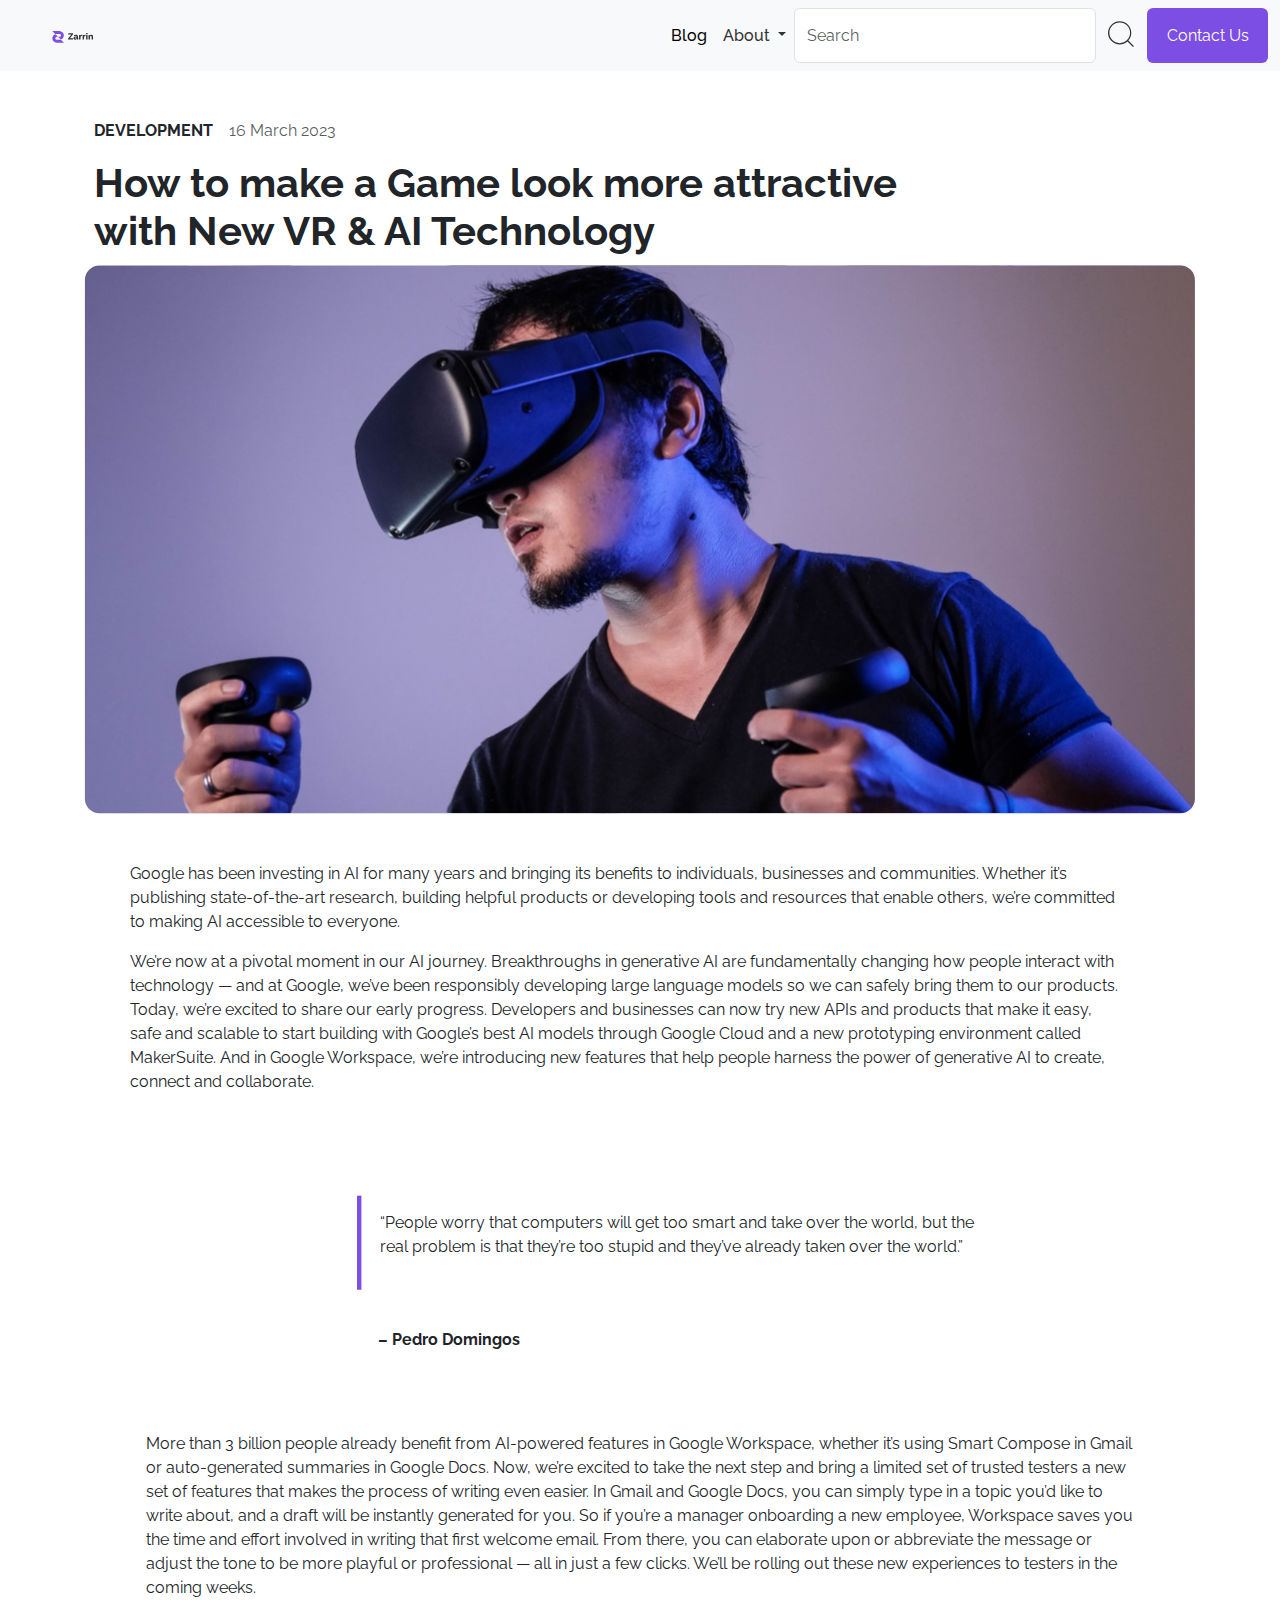
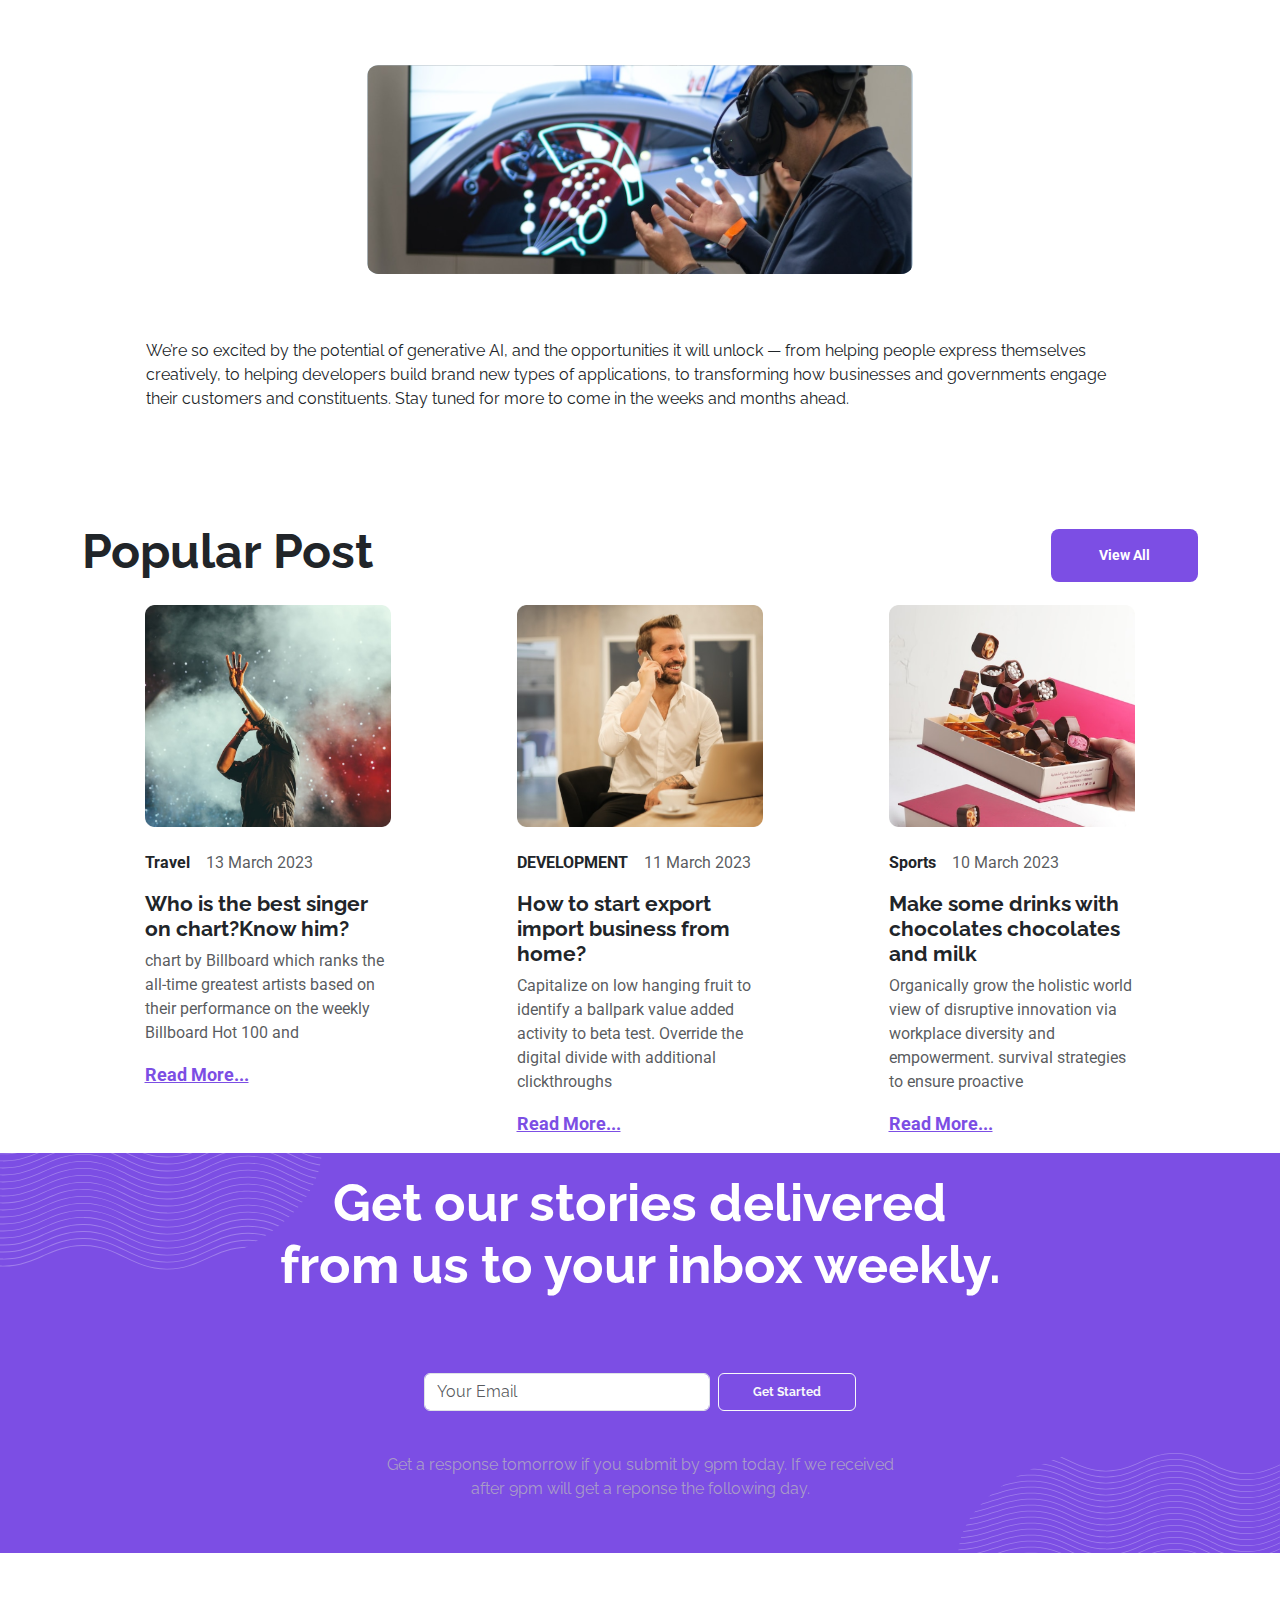
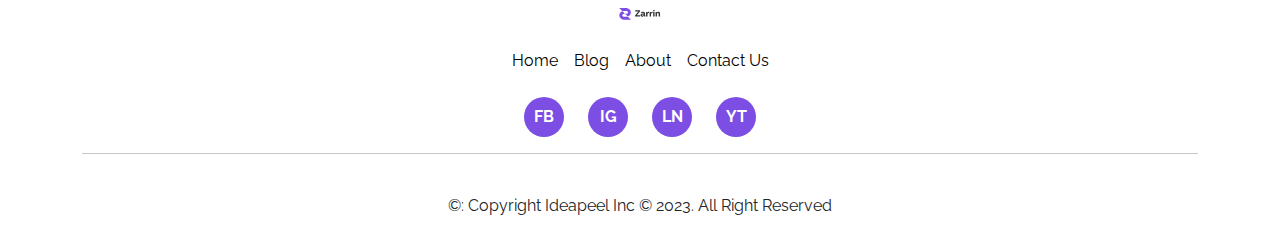
<file: pagina_noticia.html>
<!DOCTYPE html>
<html lang="es">
<head>
    <meta charset="UTF-8">
    <meta name="viewport" content="width=device-width, initial-scale=1.0">
    <title>Zarrin</title>
    <link href="https://cdn.jsdelivr.net/npm/bootstrap@5.3.3/dist/css/bootstrap.min.css" 
    rel="stylesheet" integrity="sha384-QWTKZyjpPEjISv5WaRU9OFeRpok6YctnYmDr5pNlyT2bRjXh0JMhjY6hW+ALEwIH" 
    crossorigin="anonymous">
    <link rel="stylesheet" href="style.css">
</head>
<div>
<!-- Navbar -->
    <nav class="navbar navbar-expand-sm bg-body-tertiary">
        <div class="container-fluid">
            <a class="navbar-brand" href="index.html">
                <img src="img/zarrinlogo.svg">
            </a>
            <button class="navbar-toggler" type="button" data-bs-toggle="collapse" data-bs-target="#navbarSupportedContent" aria-controls="navbarSupportedContent" aria-expanded="false" aria-label="Toggle navigation">
                <span class="navbar-toggler-icon"></span>
            </button>
            <div class="collapse navbar-collapse" id="navbarSupportedContent">
                <ul class="navbar-nav ms-auto mb-1 mb-lg-0">
                    <li class="nav-item">
                        <a class="nav-link active fw-medium" aria-current="page" href="blogs.html">Blog</a>
                    </li>
                    <li class="nav-item dropdown">
                        <a class="nav-link dropdown-toggle fw-medium" href="#" role="button" data-bs-toggle="dropdown" aria-expanded="false">About </a>
                        <ul class="dropdown-menu">
                            <li><a class="dropdown-item" href="index.html">Home</a></li>
                            <li><a class="dropdown-item" href="pagina_noticia.html">¡How to make a game atractive with IA!</a></li>
                            <li><a class="dropdown-item" href="blogs.html">Blog</a></li>
                        </ul>
                    </li>
                </ul>
                <form class="d-flex" role="search">
                    <input class="form-control" type="search" placeholder="Search" aria-label="Search">
                    <img src="img/search-minus.svg"/>
                    <button class="btn btn-outline-withe" type="submit">Contact Us</button>
                </form>
            </div>
        </div>
    </nav>
<!-- Contenido -->
    <!-- Fecha -->
    <div class="container-fluid">
        <div class="container mt-5 mb-5">
            <div class="container row">
                <div class="d-flex">
                    <p class="categoria fw-bold">DEVELOPMENT</p>
                    <p class="fecha ms-3 text-muted">16 March 2023</p>
                </div>
    <!-- Titulo -->
                <div>
                    <h1 class="AcheUno">How to make a Game look more attractive<br>with New VR & AI Technology</h1>
                </div>
            </div>
    <!-- Imagen de encabezado -->
            <div>
                <img src="img/Image Placeholder.svg" class="d-block w-100"/>
            </div>
    <!-- contenido -->
            <div class="container row">
                <div class="container mt-5 mb-5 ps-5 pe-5">
                    <p>Google has been investing in AI for many years and bringing its benefits to individuals, businesses and communities. Whether it’s publishing state-of-the-art research, building helpful products or developing tools and resources that enable others, we’re committed to making AI accessible to everyone.</p>
                    <p>We’re now at a pivotal moment in our AI journey. Breakthroughs in generative AI are fundamentally changing how people interact with technology — and at Google, we’ve been responsibly developing large language models so we can safely bring them to our products. Today, we’re excited to share our early progress. Developers and businesses can now try new APIs and products that make it easy, safe and scalable to start building with Google’s best AI models through Google Cloud and a new prototyping environment called MakerSuite. And in Google Workspace, we’re introducing new features that help people harness the power of generative AI to create, connect and collaborate.</p>
                </div>
            </div>
            <div class="container Quote">
                <div class="col">
                    <div class="hstack gap-3">
                        <div class="ps-5">
                            <img src="img/Quotes.svg" width="10.32" height="170"/>
                        </div>
                        <div class="">
                            <p>“People worry that computers will get too smart and take over the world, 
                                but the<br>real problem is that they’re too stupid and they’ve already taken over the world.”</p>
                        </div>
                    </div>
                    <p class="categoria fw-bold ps-5 ms-4">– Pedro Domingos</p>
                </div>
            </div>
            <div class="container p-3">
                <div class="container mt-5 mb-5 ps-5 pe-5">
                    <p>More than 3 billion people already benefit from AI-powered features in Google Workspace, 
                    whether it’s using Smart Compose in Gmail or auto-generated summaries in Google Docs. Now, 
                    we’re excited to take the next step and bring a limited set of trusted testers a new set of features that makes the process of writing even easier. 
                    In Gmail and Google Docs, you can simply type in a topic you’d like to write about, 
                    and a draft will be instantly generated for you. So if you’re a manager onboarding a new employee, 
                    Workspace saves you the time and effort involved in writing that first welcome email. 
                    From there, you can elaborate upon or abbreviate the message or adjust the tone to be more playful or professional 
                    — all in just a few clicks. We’ll be rolling out these new experiences to testers in the coming weeks.</p>
                </div>
            </div>
            <div class="container">
                <img src="img/Image.svg" class="Example d-block w-75"/>
            </div>
            <div class="container p-3">
                <div class="container mt-5 mb-5 ps-5 pe-5">
                    <p>We’re so excited by the potential of generative AI, and the opportunities it will unlock 
                    — from helping people express themselves creatively, to helping developers build brand new types of applications, 
                    to transforming how businesses and governments engage their customers and constituents. 
                    Stay tuned for more to come in the weeks and months ahead.</p>
                </div>
            </div>
        </div>
    </div>
<!-- Titulo y Boton -->
    <div class="container">
        <div class="row align-items-center">
            <div class="col-12 col-md-6 popular-post">
                <h3>Popular Post</h3>
            </div>
            <div class="apartado-boton-view-all col-12 col-md-6 text-md-end mt-2 mt-md-0">
                <button class="btn boton-view-all"> View All</button>
            </div>
        </div>
        <div class="seccion-noticias">
            <section class="row justify-content-around">
                <section class="row justify-content-around">
                 <article class="col-10 col-md-10 col-lg-3 bg-white p-3">
                  <img src="img/cantante.png" alt="Imagen de cantatante" class="img-fluid mb-4">
                    <div class="d-flex">
                    <p class="categoria fw-bold">Travel</p>
                    <p class="fecha ms-3 text-muted">13 March 2023</p>
                    </div>
                   <h6>Who is the best singer on chart?Know him?</h6>
                    <p class="text-muted">chart by Billboard which ranks the all-time greatest artists based on their performance on the weekly Billboard Hot 100 and  </p>
                    <a href="#">Read More...</a>
                 </article>
                    <article class="col-10 col-md-10 col-lg-3 bg-white p-3">
                     <img src="img/telefonohombre.png" alt="Imagen de un hombre al telefono" class="img-fluid mb-4">
                     <div class="d-flex">
                        <p class="categoria fw-bold">DEVELOPMENT</p>
                        <p class="fecha ms-3 text-muted">11 March 2023</p>
                    </div>
                      <h6>How to start export import business from home?</h6>
                       <p class="text-muted">Capitalize on low hanging fruit to identify a ballpark value added activity to beta test. Override the digital divide with additional clickthroughs </p>
                       <a href="#">Read More...</a>
                    </article>
                    <article class="col-10 col-md-10 col-lg-3 bg-white p-3">
                     <img src="img/chocolate.png" alt="Imagen de chocolate" class="img-fluid mb-4">
                     <div class="d-flex">
                        <p class="fw-bold">Sports</p>
                        <p class="ms-3 text-muted">10 March 2023</p>
                    </div>
                      <h6>Make some drinks with chocolates chocolates and milk</h6>
                       <p class="text-muted">Organically grow the holistic world view of disruptive innovation via workplace diversity and empowerment. survival strategies to ensure proactive </p>
                       <a href="#">Read More...</a>
                    </article>
                   </section>
                </div>
            </div>
        </div>
    </div>
<!-- Correo Electronico -->
    <div class="container-fluid apartado-correo d-flex justify-content-center">
        <!-- Imagenes -->
        <img src="img/Mask group.svg" alt="" class="imagen-footer-1 img-fluid">
        <img src="img/Mask group2.svg" alt="" class="imagen-footer-2 img-fluid">
        <!-- Titulo de footer -->
        <div class="row justify-content-center text-center">
        <div class="col-12 col-md-12 footer-titulo text-center align-self-center">
            <h2>Get our stories delivered from us to your inbox weekly.</h2>
        </div>
        <!-- Navbar -->
        <nav class="navbar">
            <div class="container-fluid justify-content-center">
                <form action="#" method="post" class="d-flex justify-content-center mt-4">
                    <input type="email" class="form-control me-2" placeholder="Your Email" required>
                    <button type="submit" class="btn btn-outline-light boton-submmit-footer">Get Started</button>
                </form>
            </div>
          </nav>
          <p class="mt-3">Get a response tomorrow if you submit by 9pm today. If we received after 9pm will get a reponse the following day.</p>
        </div>
    </div>

    <!-- Zarrin Redes sociales y demas -->

    <div class="container">
        <div class="text-center mt-5 mb-4 align-items-center">
        <img src="img/zarrinlogo.svg" alt="">
    </div>
    <div class="container">
        <!-- Menú de navegación -->
        <div class="d-flex flex-wrap justify-content-center mt-3 gap-3 footer-anclas">
            <a href="index.html" class="nav-link active">Home</a>
            <a href="blogs.html" class="nav-link">Blog</a>
            <a href="#" class="nav-link">About</a>
            <a href="#" class="nav-link">Contact Us</a>
        </div>
    
        <!-- Iconos de redes sociales -->
        <div class="d-flex flex-wrap mt-4 gap-3 justify-content-center social-media-iconos-footer">
            <!-- Facebook -->
            <a href="#" class="bg-facebook mx-1">
                FB
            </a> 
            <!-- Instagram -->
            <a href="#" class="bg-instagram mx-1">
                IG
            </a>
            <!-- LinkedIn -->
            <a href="#" class="bg-ln mx-1">
                LN
            </a>
            <!-- YouTube -->
            <a href="#" class="bg-youtube mx-1">
                YT
            </a>
        </div>
    </div>
    <!-- Linea divisoria -->
    <hr class="linea-divisoria">
<!-- Footer -->
    <footer class="bg-purple text-center p-4">
    &#169: Copyright Ideapeel Inc © 2023. All Right Reserved
    </footer>
    </div>
    <script src="https://cdn.jsdelivr.net/npm/bootstrap@5.3.3/dist/js/bootstrap.bundle.min.js" integrity="sha384-YvpcrYf0tY3lHB60NNkmXc5s9fDVZLESaAA55NDzOxhy9GkcIdslK1eN7N6jIeHz" crossorigin="anonymous"></script>
</body>
</html>
</file>
<file: style.css>
@import url('https://fonts.googleapis.com/css2?family=Open+Sans:ital,wght@0,300..800;1,300..800&family=Poppins:ital,wght@0,100;0,200;0,300;0,400;0,500;0,600;0,700;0,800;0,900;1,100;1,200;1,300;1,400;1,500;1,600;1,700;1,800;1,900&family=Raleway:ital,wght@0,100..900;1,100..900&display=swap');
@import url('https://fonts.googleapis.com/css2?family=Open+Sans:ital,wght@0,300..800;1,300..800&family=Poppins:ital,wght@0,100;0,200;0,300;0,400;0,500;0,600;0,700;0,800;0,900;1,100;1,200;1,300;1,400;1,500;1,600;1,700;1,800;1,900&family=Raleway:ital,wght@0,100..900;1,100..900&family=Roboto:ital,wght@0,100;0,300;0,400;0,500;0,700;0,900;1,100;1,300;1,400;1,500;1,700;1,900&display=swap');
body{
    font-family: "Raleway", sans-serif; 
}

.navbar .navbar-brand{
    width: 150px;
    margin-left: 40px;
}
.navbar .btn-outline-withe{
    width: 180px; 
    height: 55px; 
    background-color: #7C4EE4; 
    color: #ffff;
}


.collapse .nav-item a{
    color: #333333;
    transition: all 0.5s ease;
}

.collapse .nav-item a:hover{
    color: #7C4EE4;
}

.navbar .collapse img{
    width: 70px; 
    padding: 10px;
}
.container-fluid .container_apartado-hero{
    background-color: #7C4EE4;
}

.container-fluid .container_apartado-hero .img{
    width: 650px;
}


.container_apartado-hero h1 {
    color: #fff;
    font-size:  16px; 
    font-weight: bold;
}

.container_apartado-hero h2 {
    color: #ffff; 
    font-size: 48px; 
    font-weight: bold;
}

.container_apartado-hero p {
    font-size: 16px;
    line-height: 1.5;
    color: #fff;
    padding-top: 20px;
}

.container-fluid .btn_read_more_blanco {
    font-size: 1rem;
    font-weight: bold;
    border-radius: 8px;
    margin-top: 45px;
    border-color: #7C4EE4;
    border-right: #7C4EE4;
    border-bottom: #7C4EE4;
    width: 170px; 
    height: 55px;
}

.hero img {
    max-width: 100%;
    height: auto;
}

@media (max-width: 768px) {
    .hero {
        padding: 20px;
    }

    .apartado-hero h1 {
        font-size: 2rem;
        padding-top: 10px;
    }

    .apartado-hero h2 {
        font-size: 1.75rem;
    }

    .apartado-hero p {
        font-size: 0.875rem;
        padding-top: 20px;
    }

    .hero .btn_read_more_blanco {
        width: auto;
        height: auto;
    }

    .development .btn_read_more{
        margin-top: 10px;
        margin-bottom: 15px;
    }
}

.image-apartado-how-to {
    position: relative;
    width: 1232px; 
    margin: 0 auto; 
  }
  
  
  .overlay-noticia-ia {
    position: absolute;
    top: 80%;
    right: 0%;
    transform: translateY(-50%);
    background-color: #ffffff;
    padding: 20px;
    border-radius: 10px;
    max-width: 920px;
    height: 300px;
  }

  .overlay-noticia-ia h4{
    font-weight: bold;
    max-width: 784px;
  }

  @media (max-width: 1250px){
    .overlay-noticia-ia h4{
        font-size: 1.5rem;
    }
  }
  
  @media (max-width: 1250px) {
    .image-apartado-how-to {
      width: 100%; 
    }
  
    .overlay-noticia-ia {
      top: auto;
      right: 45%;
      transform: translateX(50%);
      bottom: 0%;
      width: 90%;
    }
  }

  .btn_read_more{
    font-size: 14px;
    font-weight: bold;
    color: #7c4ee4;
    width: 125px;
    height: 40px;
    border-radius: 8px;
    border-color: #7c4ee4;
    transition: all 0.5s ease;
  }

  .btn_read_more:hover{
    color: #fff;
    background-color: #7c4ee4;
  }

@media (max-width: 768px) {
    .noticia-ai {
        border: 2px solid #dbdbdd;
        border-radius: 8px;
        padding: 10px;
        box-shadow: 0 4px 8px rgba(0, 0, 0, 0.2); 
    }
}

.recent-post h3{
    font-size: 48px;
    font-weight: bold;
}

.boton-view-all{
    font-family: "Roboto", sans-serif;
    background-color: #7C4EE4;
    border-radius: 8px;
    font-size: 14px;
    font-weight: bold;
    color: #ffff;
    width: 147px;
    height: 53px;
}

.boton-view-all:hover{
    background-color: #8d6bdb;
    color: #fff;
}

@media (max-width: 768px) {
    .recent-post h3 {
        display: flex;
        text-align: center;
        font-size: 40px;
    }
}

.development h4{
    font-weight: bold;
    font-size: 32px;
}

.development p{
    font-family: "Roboto", sans-serif;
    font-size: 16px;
}


.Places a{
    font-size: 18px;
    font-weight: bold;
    color: #7c4ee4;
}

.seccion-noticias a{
    font-size: 18px;
    font-weight: bold;
    color: #7c4ee4;
}
.popular-post h3{
    font-size: 48px;
    font-weight: bold;
}

@media (max-width: 768px) {
    .apartado-boton-view-all{
        display: flex;
        justify-content: center;
    }
}

.seccion-noticias h6{
    font-weight: bold;
    font-size: 21px;
}
.seccion-noticias p{
    font-family: "Roboto", sans-serif;
    font-size: 16px;
}
.seccion-noticias a{
    font-family: "Roboto", sans-serif;
    color: #7C4EE4;
    font-weight: bold;
}
.apartado-correo{
    background-color: #7C4EE4;
    height: 400px;
    position: relative;
}

.apartado-correo p{
    color: #bbbb;
    font-size: 16px;
    max-width: 555px;
}

.imagen-footer-1{
    position: absolute;
    left: 0%;
    top: -35%;
    clip-path: inset(50% 0 0 0);
}
.imagen-footer-2{
    position: absolute;
    right: 0%;
    bottom: -35%;
    width: 322px;
    height: 272px;
    clip-path: inset(0 0 50% 0);
}

.footer-titulo{
    max-width: 768px
}

.footer-titulo h2 {
    font-size: 52px;
    font-weight: bold;
    color: #ffff;
}

@media (max-width: 576px) {

    .apartado-footer p {
        font-size: 0.9rem;
        max-width: 100px;
    }
}

@media (max-width: 576px) {

    .footer-titulo h2 {
        font-size: 1.5rem;
    }
}

.boton-submmit-footer{
    width: 200px;
    font-size: 12px;
    font-weight: bold;
}
.footer-anclas a{
    color: black;
}
.social-media-iconos-footer a{
    size: 40px;
    width: 40px;
    height: 40px;
    border-radius: 50%;
    justify-content: center;
    display: inline-flex;
    align-items: center;
    color: #ffff;
    text-decoration: none;
    font-weight: bold;
    transition: all 0.9 ease;
}

.social-media-iconos-footer a:hover {
    transform: scale(1.1);
}

.bg-facebook{
    background-color: #7C4EE4;
}
.bg-instagram{
    background-color: #7C4EE4;
}
.bg-ln{
    background-color: #7C4EE4;
}
.bg-youtube{
    background-color: #7C4EE4;
}

.linea-divisoria{
    background-color: #7C4EE4;
}

.Example {
    padding-left: 25%;
}

.seccion-blog h6{
    font-weight: bold;
    font-size: 21px;
}

.blogs{
    padding: 84px;
}
.seccion-blog p{
    font-family: "Roboto", sans-serif;
    font-size: 16px;
}

.seccion-blog a{
    font-family: "Roboto", sans-serif;
    color: #7C4EE4;
    font-weight: bold;
}

.apartado-correo{
    background-color: #7C4EE4;
    height: 400px;
    position: relative;
}

.Quote {
    justify-items: center;
}

.AcheUno {
    font-weight: 700;
}
</file>
